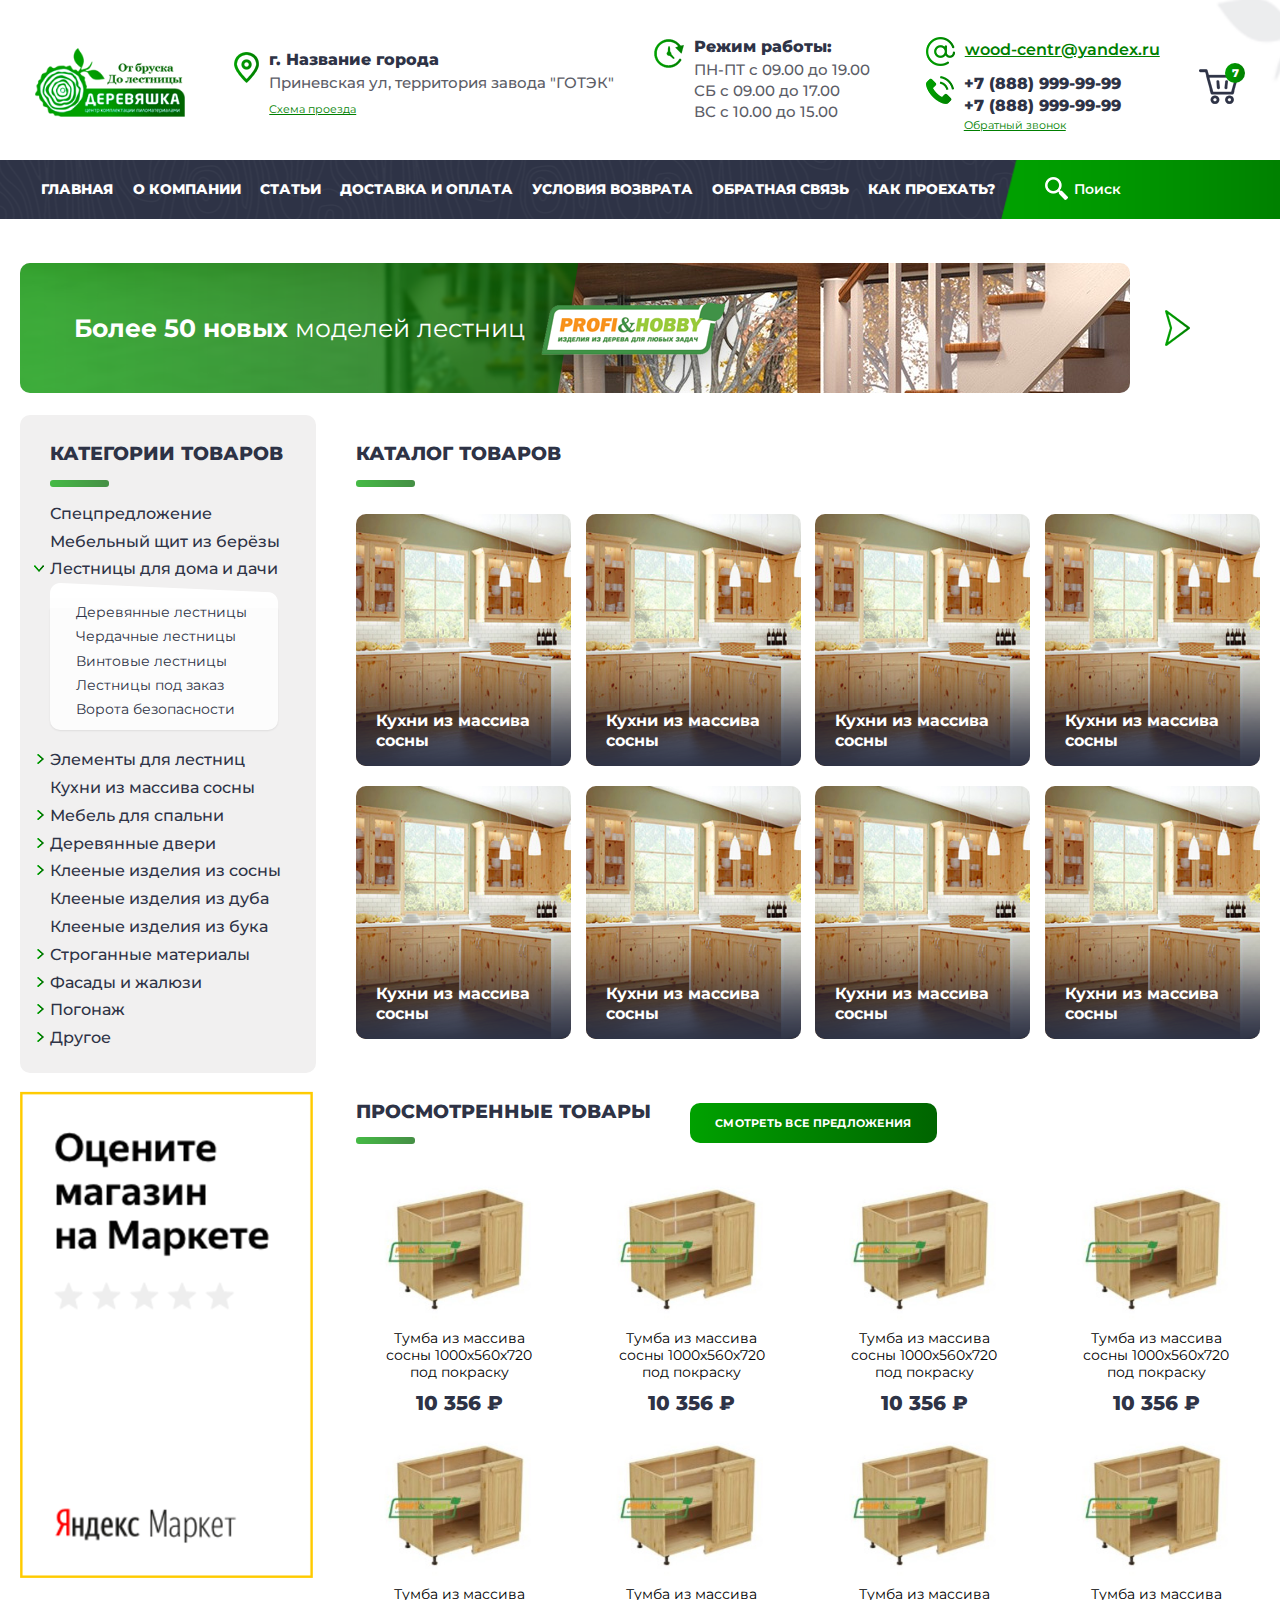
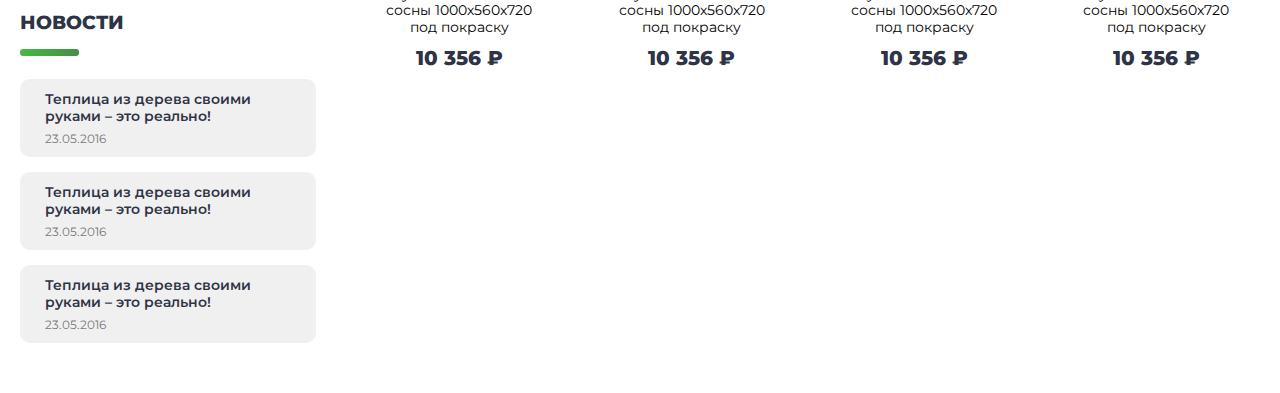
<file: index.html>
<!DOCTYPE html>
<html lang="ru">

<head>
    <meta charset="UTF-8">
    <meta http-equiv="X-UA-Compatible" content="IE=edge">
    <meta name="viewport" content="width=device-width, initial-scale=1.0, user-scalable=no">
    <title>Деревяшка</title>
    <link rel="preconnect" href="https://fonts.googleapis.com">
    <link rel="preconnect" href="https://fonts.gstatic.com" crossorigin>
    <link href="https://fonts.googleapis.com/css2?family=Montserrat:wght@400;500;600;700;800&display=swap"
        rel="stylesheet">
    <script src="https://ajax.googleapis.com/ajax/libs/jquery/3.6.0/jquery.min.js"></script>
    <link rel="stylesheet" href="css/reset.css">
    <link rel="stylesheet" href="css/style.css">
    <link rel="stylesheet" href="css/media.css">
</head>

<body>
    <section class="page-wrap">
        <header class="header">
            <div class="content">
                <div class="header__inner">
                    <a class="logo" href="#"><img src="images/logo.png" alt="Лого"></a>
                    <div class="header__adress">
                        <i class="icon icon-contact-1"></i>
                        <div class="header__adress-info">
                            <p class="header__adress-title">г. Название города</p>
                            <p class="header__adress-desc">Приневская ул, территория завода "ГОТЭК"</p>
                            <a href="#" class="header__adress-link">Схема проезда</a>
                        </div>
                    </div>
                    <div class="header__timing">
                        <i class="icon icon-contact-2"></i>
                        <div class="header__timing-info">
                            <p class="header__timing-title">Режим работы:</p>
                            <p class="header__timing-desc">
                                ПН-ПТ с 09.00 до 19.00 <br>
                                СБ с 09.00 до 17.00 <br>
                                ВС с 10.00 до 15.00</p>
                        </div>
                    </div>
                    <div class="header__contact">
                        <div class="header__email">
                            <i class="icon icon-contact-3"></i>
                            <a class="header__email-link" href="mailto:wood-centr@yandex.ru">wood-centr@yandex.ru</a>
                        </div>
                        <div class="header__phone">
                            <i class="icon icon-contact-4"></i>
                            <div class="header__phone-info">
                                <a class="header__phone-number" href="tel:+78889999999">+7 (888) 999-99-99</a>
                                <a class="header__phone-number" href="tel:+78889999999">+7 (888) 999-99-99</a>
                                <a href="#" class="header__phone-link">Обратный звонок</a>
                            </div>
                        </div>
                    </div>
                    <a class="basket-link" href="#">
                        <i class="icon icon-basket"></i>
                        <span class="basket-link__count">7</span>
                    </a>
                </div>
            </div>
            <!--content-->
        </header>



        <section class="nav-bar">
            <div class="content spacer">
                <ul class="nav spacer">
                    <li class="nav__item"><a href="#" class="nav__link">ГЛАВНАЯ</a></li>
                    <li class="nav__item"><a href="#" class="nav__link">О КОМПАНИИ</a></li>
                    <li class="nav__item"><a href="#" class="nav__link">СТАТЬИ</a></li>
                    <li class="nav__item"><a href="#" class="nav__link">ДОСТАВКА И ОПЛАТА</a></li>
                    <li class="nav__item"><a href="#" class="nav__link">УСЛОВИЯ ВОЗВРАТА</a></li>
                    <li class="nav__item"><a href="#" class="nav__link">ОБРАТНАЯ СВЯЗЬ</a></li>
                    <li class="nav__item"><a href="#" class="nav__link">КАК ПРОЕХАТЬ?</a></li>
                </ul>
                <div class="nav-bar__right">
                    <a href="#" class="search-link">
                        <i class="icon icon-search"></i>
                        <span>Поиск</span>
                    </a>
                </div>
                <!--nav-bar__right-->
            </div>
            <!--content-->
        </section>
        <!--nav-bar-->

        <div class="header__mobile">
            <div class="content">
                <div class="header__mobile-inner">
                    <div class="logo__mobile"><img src="images/logo.png" alt=""></div>
                    <button class="menu__burger">
                        <img class="menu__burger-icon" src="images/menu.svg" alt="icon">
                    </button>
                </div>
            </div>
            <div class="menu__window">
                <div class="menu__window-inner">
                    <button class="modal__close" href="#" type="button" id="close">
                        <img class="close__menu-btn" src="images/close-menu.svg" alt="">
                    </button>
                    <ul class="nav-mobile">
                        <li class="nav__item"><a href="#" class="nav__link">ГЛАВНАЯ</a></li>
                        <li class="nav__item"><a href="#" class="nav__link">О КОМПАНИИ</a></li>
                        <li class="nav__item"><a href="#" class="nav__link">СТАТЬИ</a></li>
                        <li class="nav__item"><a href="#" class="nav__link">ДОСТАВКА И ОПЛАТА</a></li>
                        <li class="nav__item"><a href="#" class="nav__link">УСЛОВИЯ ВОЗВРАТА</a></li>
                        <li class="nav__item"><a href="#" class="nav__link">ОБРАТНАЯ СВЯЗЬ</a></li>
                        <li class="nav__item"><a href="#" class="nav__link">КАК ПРОЕХАТЬ?</a></li>
                    </ul>
                    <div class="menu__window-contact">
                        <div class="header__adress">
                            <i class="icon icon-contact-1"></i>
                            <div class="header__adress-info">
                                <p class="header__adress-title">г. Название города</p>
                                <p class="header__adress-desc">Приневская ул, территория завода "ГОТЭК"</p>
                                <a href="#" class="header__adress-link">Схема проезда</a>
                            </div>
                        </div>
                        <div class="header__timing">
                            <i class="icon icon-contact-2"></i>
                            <div class="header__timing-info">
                                <p class="header__timing-title">Режим работы:</p>
                                <p class="header__timing-desc">
                                    ПН-ПТ с 09.00 до 19.00 <br>
                                    СБ с 09.00 до 17.00 <br>
                                    ВС с 10.00 до 15.00</p>
                            </div>
                        </div>
                        <div class="header__contact">
                            <div class="header__email">
                                <i class="icon icon-contact-3"></i>
                                <a class="header__email-link"
                                    href="mailto:wood-centr@yandex.ru">wood-centr@yandex.ru</a>
                            </div>
                            <div class="header__phone">
                                <i class="icon icon-contact-4"></i>
                                <div class="header__phone-info">
                                    <a class="header__phone-number" href="tel:+78889999999">+7 (888) 999-99-99</a>
                                    <a class="header__phone-number" href="tel:+78889999999">+7 (888) 999-99-99</a>
                                    <a href="#" class="header__phone-link">Обратный звонок</a>
                                </div>
                            </div>
                        </div>
                        <a class="basket-link" href="#">
                            <i class="icon icon-basket"></i>
                            <span class="basket-link__count">7</span>
                        </a>
                        <div class="nav-bar__right-mobile">
                            <a href="#" class="search-link">
                                <i class="icon icon-search"></i>
                                <span>Поиск</span>
                            </a>
                        </div>
                    </div>
                </div>

            </div>

        </div>

        <section class="page">
            <div class="content">
                <div class="banners__slider">
                    <div class="banners__slides">
                        <div class="banner va-middle" style="background-image: url('images/banners/banner-1.jpg');">
                            <p class="banner__title">
                                <strong>Более 50 новых</strong> моделей лестниц
                            </p>

                            <img class="banner__logo" src="images/banners/logo-1.png" alt="Лого">

                        </div>
                        <!--banner-->

                    </div>
                    <!--banners__slides-->

                    <span class="banners__next"></span>

                </div>
                <!--banners__slider-->

                <div class="page__wrap">
                    <div class="page__wrap-category">
                        <button class="category__burger">
                            <img class="category__burger-icon" src="images/menu.svg" alt="icon">
                        </button>
                        <div class="category__window">
                            <div class="a-nav">
                                <button class="category__close" href="#" type="button" id="close">
                                    <img class="close__menu-btn" src="images/close-menu.svg" alt="">
                                </button>
                                <h2>КАТЕГОРИИ ТОВАРОВ</h2>
                                <ul class="a-nav__list">
                                    <li class="a-nav__item">
                                        <a href="#" class="a-nav__link">Спецпредложение</a>
                                    </li>
                                    <li class="a-nav__item">
                                        <a href="#" class="a-nav__link">Мебельный щит из берёзы</a>
                                    </li>
                                    <li class="a-nav__item a-nav__item_sec open">
                                        <span class="a-nav__link">Лестницы для дома и дачи</span>
                                        <ul class="a-nav__sec">
                                            <li>
                                                <a href="#">Деревянные лестницы</a>
                                            </li>
                                            <li>
                                                <a href="#">Чердачные лестницы</a>
                                            </li>
                                            <li>
                                                <a href="#">Винтовые лестницы</a>
                                            </li>
                                            <li>
                                                <a href="#">Лестницы под заказ</a>
                                            </li>
                                            <li>
                                                <a href="#">Ворота безопасности</a>
                                            </li>
                                        </ul>
                                    </li>
                                    <li class="a-nav__item a-nav__item_sec">
                                        <span class="a-nav__link">Элементы для лестниц</span>
                                    </li>
                                    <li class="a-nav__item">
                                        <a href="#" class="a-nav__link">Кухни из массива сосны</a>
                                    </li>
                                    <li class="a-nav__item a-nav__item_sec">
                                        <span class="a-nav__link">Мебель для спальни</span>
                                    </li>
                                    <li class="a-nav__item a-nav__item_sec">
                                        <span class="a-nav__link">Деревянные двери</span>
                                    </li>
                                    <li class="a-nav__item a-nav__item_sec">
                                        <span class="a-nav__link">Клееные изделия из сосны</span>
                                    </li>
                                    <li class="a-nav__item">
                                        <a href="#" class="a-nav__link">Клееные изделия из дуба</a>
                                    </li>
                                    <li class="a-nav__item">
                                        <a href="#" class="a-nav__link">Клееные изделия из бука</a>
                                    </li>
                                    <li class="a-nav__item a-nav__item_sec">
                                        <span class="a-nav__link">Строганные материалы</span>
                                    </li>
                                    <li class="a-nav__item a-nav__item_sec">
                                        <span class="a-nav__link">Фасады и жалюзи</span>
                                    </li>
                                    <li class="a-nav__item a-nav__item_sec">
                                        <span class="a-nav__link">Погонаж</span>
                                    </li>
                                    <li class="a-nav__item a-nav__item_sec">
                                        <span class="a-nav__link">Другое</span>
                                    </li>
                                </ul>
                            </div>
                            <!--a-nav-->
                        </div>
                    </div>


                    <aside class="aside">
                        <div class="a-nav a-nav--dn">
                            <h2>КАТЕГОРИИ ТОВАРОВ</h2>
                            <ul class="a-nav__list">
                                <li class="a-nav__item">
                                    <a href="#" class="a-nav__link">Спецпредложение</a>
                                </li>
                                <li class="a-nav__item">
                                    <a href="#" class="a-nav__link">Мебельный щит из берёзы</a>
                                </li>
                                <li class="a-nav__item a-nav__item_sec open">
                                    <span class="a-nav__link">Лестницы для дома и дачи</span>
                                    <ul class="a-nav__sec">
                                        <li>
                                            <a href="#">Деревянные лестницы</a>
                                        </li>
                                        <li>
                                            <a href="#">Чердачные лестницы</a>
                                        </li>
                                        <li>
                                            <a href="#">Винтовые лестницы</a>
                                        </li>
                                        <li>
                                            <a href="#">Лестницы под заказ</a>
                                        </li>
                                        <li>
                                            <a href="#">Ворота безопасности</a>
                                        </li>
                                    </ul>
                                </li>
                                <li class="a-nav__item a-nav__item_sec">
                                    <span class="a-nav__link">Элементы для лестниц</span>
                                </li>
                                <li class="a-nav__item">
                                    <a href="#" class="a-nav__link">Кухни из массива сосны</a>
                                </li>
                                <li class="a-nav__item a-nav__item_sec">
                                    <span class="a-nav__link">Мебель для спальни</span>
                                </li>
                                <li class="a-nav__item a-nav__item_sec">
                                    <span class="a-nav__link">Деревянные двери</span>
                                </li>
                                <li class="a-nav__item a-nav__item_sec">
                                    <span class="a-nav__link">Клееные изделия из сосны</span>
                                </li>
                                <li class="a-nav__item">
                                    <a href="#" class="a-nav__link">Клееные изделия из дуба</a>
                                </li>
                                <li class="a-nav__item">
                                    <a href="#" class="a-nav__link">Клееные изделия из бука</a>
                                </li>
                                <li class="a-nav__item a-nav__item_sec">
                                    <span class="a-nav__link">Строганные материалы</span>
                                </li>
                                <li class="a-nav__item a-nav__item_sec">
                                    <span class="a-nav__link">Фасады и жалюзи</span>
                                </li>
                                <li class="a-nav__item a-nav__item_sec">
                                    <span class="a-nav__link">Погонаж</span>
                                </li>
                                <li class="a-nav__item a-nav__item_sec">
                                    <span class="a-nav__link">Другое</span>
                                </li>
                            </ul>
                        </div>
                        <!--a-nav-->

                        <div class="widget">
                            <img src="images/widget.png" alt="Виджет">
                        </div>
                        <!--widget-->

                        <div class="news">
                            <h2>
                                НОВОСТИ
                            </h2>
                            <div class="news__list">
                                <div class="news__item">
                                    <a href="#" class="news__title">
                                        Теплица из дерева своими руками – это реально!
                                    </a>
                                    <p class="news__date">23.05.2016</p>
                                </div>
                                <!--news__item-->
                                <div class="news__item">
                                    <a href="#" class="news__title">
                                        Теплица из дерева своими руками – это реально!
                                    </a>
                                    <p class="news__date">23.05.2016</p>
                                </div>
                                <!--news__item-->
                                <div class="news__item">
                                    <a href="#" class="news__title">
                                        Теплица из дерева своими руками – это реально!
                                    </a>
                                    <p class="news__date">23.05.2016</p>
                                </div>
                                <!--news__item-->



                            </div>
                            <!--news__list-->

                        </div>
                        <!--news-->

                    </aside>

                    <div class="page__content">
                        <div class="categories">
                            <h2>
                                КАТАЛОГ ТОВАРОВ
                            </h2>

                            <div class="categories__list flex-container">
                                <a href="#" class="category">
                                    <img class="photo-full-size" src="images/categories/category-1.jpg"
                                        alt="Кухни из массива сосны">
                                    <span class="category__bottom">
                                        <span class="category__title">Кухни из массива сосны</span>
                                    </span>
                                </a>

                                <a href="#" class="category">
                                    <img class="photo-full-size" src="images/categories/category-1.jpg"
                                        alt="Кухни из массива сосны">
                                    <span class="category__bottom">
                                        <span class="category__title">Кухни из массива сосны</span>
                                    </span>
                                </a>

                                <a href="#" class="category">
                                    <img class="photo-full-size" src="images/categories/category-1.jpg"
                                        alt="Кухни из массива сосны">
                                    <span class="category__bottom">
                                        <span class="category__title">Кухни из массива сосны</span>
                                    </span>
                                </a>

                                <a href="#" class="category">
                                    <img class="photo-full-size" src="images/categories/category-1.jpg"
                                        alt="Кухни из массива сосны">
                                    <span class="category__bottom">
                                        <span class="category__title">Кухни из массива сосны</span>
                                    </span>
                                </a>

                                <a href="#" class="category">
                                    <img class="photo-full-size" src="images/categories/category-1.jpg"
                                        alt="Кухни из массива сосны">
                                    <span class="category__bottom">
                                        <span class="category__title">Кухни из массива сосны</span>
                                    </span>
                                </a>

                                <a href="#" class="category">
                                    <img class="photo-full-size" src="images/categories/category-1.jpg"
                                        alt="Кухни из массива сосны">
                                    <span class="category__bottom">
                                        <span class="category__title">Кухни из массива сосны</span>
                                    </span>
                                </a>

                                <a href="#" class="category">
                                    <img class="photo-full-size" src="images/categories/category-1.jpg"
                                        alt="Кухни из массива сосны">
                                    <span class="category__bottom">
                                        <span class="category__title">Кухни из массива сосны</span>
                                    </span>
                                </a>

                                <a href="#" class="category">
                                    <img class="photo-full-size" src="images/categories/category-1.jpg"
                                        alt="Кухни из массива сосны">
                                    <span class="category__bottom">
                                        <span class="category__title">Кухни из массива сосны</span>
                                    </span>
                                </a>

                            </div>
                            <!--categories__list-->

                        </div>
                        <!--categories-->

                        <div class="catalog">
                            <div class="block-top">
                                <h2>
                                    Просмотренные товары
                                </h2>

                                <a href="#" class="green-btn catalog__link">Смотреть все предложения</a>

                            </div>
                            <!--block-top-->

                            <div class="cards flex-container">
                                <div class="card">
                                    <div class="card__body">
                                        <a href="#" class="card__photo">
                                            <img src="images/catalog/card-1.jpg"
                                                alt="Тумба из массива сосны 1000х560х720 под покраску">
                                        </a>

                                        <a href="#" class="card__title">
                                            Тумба из массива сосны 1000х560х720 под покраску
                                        </a>

                                        <p class="card__price">
                                            10 356 ₽
                                        </p>

                                    </div>
                                    <!--card__body-->

                                    <div class="card__hv">
                                        <div class="card__bottom">
                                            <button class="green-btn card__add">
                                                <i class="icon icon-add"></i>
                                                <span>Добавить в корзину</span>
                                            </button>
                                            <a href="#" class="card__link">Подробнее</a>

                                        </div>
                                        <!--card__bottom-->

                                    </div>
                                    <!--card__hv-->

                                </div>
                                <!--card-->

                                <div class="card">
                                    <div class="card__body">
                                        <a href="#" class="card__photo">
                                            <img src="images/catalog/card-1.jpg"
                                                alt="Тумба из массива сосны 1000х560х720 под покраску">
                                        </a>

                                        <a href="#" class="card__title">
                                            Тумба из массива сосны 1000х560х720 под покраску
                                        </a>

                                        <p class="card__price">
                                            10 356 ₽
                                        </p>

                                    </div>
                                    <!--card__body-->

                                    <div class="card__hv">
                                        <div class="card__bottom">
                                            <button class="green-btn card__add">
                                                <i class="icon icon-add"></i>
                                                <span>Добавить в корзину</span>
                                            </button>
                                            <a href="#" class="card__link">Подробнее</a>

                                        </div>
                                        <!--card__bottom-->

                                    </div>
                                    <!--card__hv-->

                                </div>
                                <!--card-->

                                <div class="card">
                                    <div class="card__body">
                                        <a href="#" class="card__photo">
                                            <img src="images/catalog/card-1.jpg"
                                                alt="Тумба из массива сосны 1000х560х720 под покраску">
                                        </a>

                                        <a href="#" class="card__title">
                                            Тумба из массива сосны 1000х560х720 под покраску
                                        </a>

                                        <p class="card__price">
                                            10 356 ₽
                                        </p>

                                    </div>
                                    <!--card__body-->

                                    <div class="card__hv">
                                        <div class="card__bottom">
                                            <button class="green-btn card__add">
                                                <i class="icon icon-add"></i>
                                                <span>Добавить в корзину</span>
                                            </button>
                                            <a href="#" class="card__link">Подробнее</a>

                                        </div>
                                        <!--card__bottom-->

                                    </div>
                                    <!--card__hv-->

                                </div>
                                <!--card-->

                                <div class="card">
                                    <div class="card__body">
                                        <a href="#" class="card__photo">
                                            <img src="images/catalog/card-1.jpg"
                                                alt="Тумба из массива сосны 1000х560х720 под покраску">
                                        </a>

                                        <a href="#" class="card__title">
                                            Тумба из массива сосны 1000х560х720 под покраску
                                        </a>

                                        <p class="card__price">
                                            10 356 ₽
                                        </p>

                                    </div>
                                    <!--card__body-->

                                    <div class="card__hv">
                                        <div class="card__bottom">
                                            <button class="green-btn card__add">
                                                <i class="icon icon-add"></i>
                                                <span>Добавить в корзину</span>
                                            </button>
                                            <a href="#" class="card__link">Подробнее</a>

                                        </div>
                                        <!--card__bottom-->

                                    </div>
                                    <!--card__hv-->

                                </div>
                                <!--card-->

                                <div class="card">
                                    <div class="card__body">
                                        <a href="#" class="card__photo">
                                            <img src="images/catalog/card-1.jpg"
                                                alt="Тумба из массива сосны 1000х560х720 под покраску">
                                        </a>

                                        <a href="#" class="card__title">
                                            Тумба из массива сосны 1000х560х720 под покраску
                                        </a>

                                        <p class="card__price">
                                            10 356 ₽
                                        </p>

                                    </div>
                                    <!--card__body-->

                                    <div class="card__hv">
                                        <div class="card__bottom">
                                            <button class="green-btn card__add">
                                                <i class="icon icon-add"></i>
                                                <span>Добавить в корзину</span>
                                            </button>
                                            <a href="#" class="card__link">Подробнее</a>

                                        </div>
                                        <!--card__bottom-->

                                    </div>
                                    <!--card__hv-->

                                </div>
                                <!--card-->

                                <div class="card">
                                    <div class="card__body">
                                        <a href="#" class="card__photo">
                                            <img src="images/catalog/card-1.jpg"
                                                alt="Тумба из массива сосны 1000х560х720 под покраску">
                                        </a>

                                        <a href="#" class="card__title">
                                            Тумба из массива сосны 1000х560х720 под покраску
                                        </a>

                                        <p class="card__price">
                                            10 356 ₽
                                        </p>

                                    </div>
                                    <!--card__body-->

                                    <div class="card__hv">
                                        <div class="card__bottom">
                                            <button class="green-btn card__add">
                                                <i class="icon icon-add"></i>
                                                <span>Добавить в корзину</span>
                                            </button>
                                            <a href="#" class="card__link">Подробнее</a>

                                        </div>
                                        <!--card__bottom-->

                                    </div>
                                    <!--card__hv-->

                                </div>
                                <!--card-->

                                <div class="card">
                                    <div class="card__body">
                                        <a href="#" class="card__photo">
                                            <img src="images/catalog/card-1.jpg"
                                                alt="Тумба из массива сосны 1000х560х720 под покраску">
                                        </a>

                                        <a href="#" class="card__title">
                                            Тумба из массива сосны 1000х560х720 под покраску
                                        </a>

                                        <p class="card__price">
                                            10 356 ₽
                                        </p>

                                    </div>
                                    <!--card__body-->

                                    <div class="card__hv">
                                        <div class="card__bottom">
                                            <button class="green-btn card__add">
                                                <i class="icon icon-add"></i>
                                                <span>Добавить в корзину</span>
                                            </button>
                                            <a href="#" class="card__link">Подробнее</a>

                                        </div>
                                        <!--card__bottom-->

                                    </div>
                                    <!--card__hv-->

                                </div>
                                <!--card-->

                                <div class="card">
                                    <div class="card__body">
                                        <a href="#" class="card__photo">
                                            <img src="images/catalog/card-1.jpg"
                                                alt="Тумба из массива сосны 1000х560х720 под покраску">
                                        </a>

                                        <a href="#" class="card__title">
                                            Тумба из массива сосны 1000х560х720 под покраску
                                        </a>

                                        <p class="card__price">
                                            10 356 ₽
                                        </p>

                                    </div>
                                    <!--card__body-->

                                    <div class="card__hv">
                                        <div class="card__bottom">
                                            <button class="green-btn card__add">
                                                <i class="icon icon-add"></i>
                                                <span>Добавить в корзину</span>
                                            </button>
                                            <a href="#" class="card__link">Подробнее</a>

                                        </div>
                                        <!--card__bottom-->

                                    </div>
                                    <!--card__hv-->

                                </div>
                                <!--card-->

                            </div>
                            <!--cards-->

                        </div>
                        <!--catalog-->

                    </div>
                    <!--page__content-->

                </div>
                <!--page__wrap-->

            </div>
            <!--content-->

        </section>
        <!--page-->

    </section>
    <!--page-wrap-->

    <script src="js/script.js"></script>
</body>

</html>
</file>
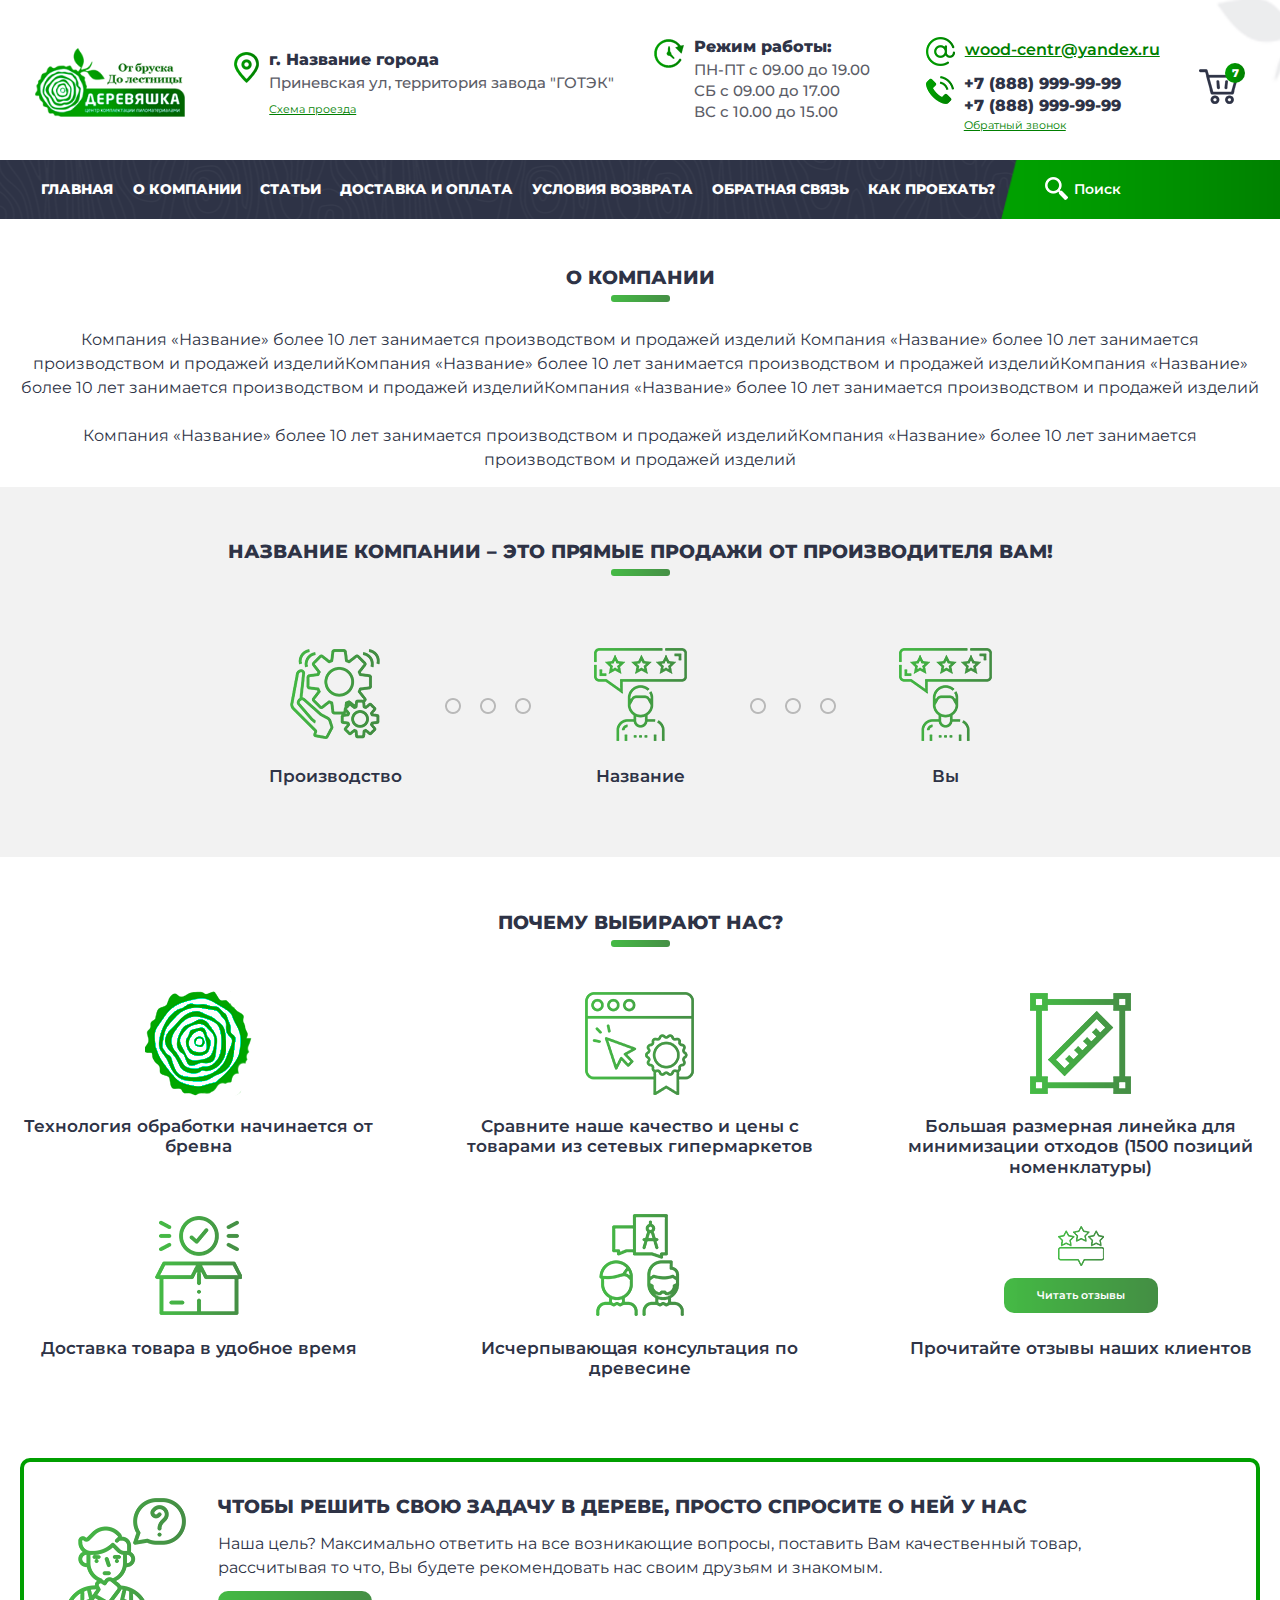
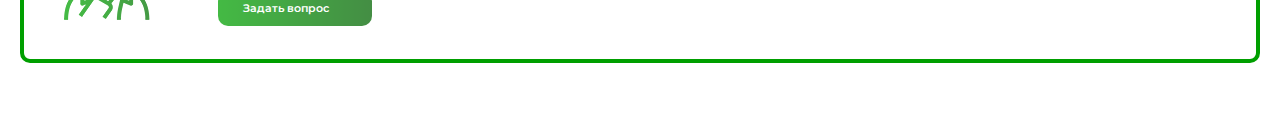
<file: about.html>
<!DOCTYPE html>
<html lang="ru">
<head>
    <meta charset="UTF-8">
    <meta http-equiv="X-UA-Compatible" content="IE=edge">
    <meta name="viewport" content="width=device-width, initial-scale=1.0, user-scalable=no">
    <title>Деревяшка</title>
    <link rel="preconnect" href="https://fonts.googleapis.com">
    <link rel="preconnect" href="https://fonts.gstatic.com" crossorigin>
    <link href="https://fonts.googleapis.com/css2?family=Montserrat:wght@400;500;600;700;800&display=swap" rel="stylesheet">
    <script src="https://ajax.googleapis.com/ajax/libs/jquery/3.6.0/jquery.min.js"></script>
    <link rel="stylesheet" href="css/reset.css">
    <link rel="stylesheet" href="css/style.css">
    <link rel="stylesheet" href="css/media.css">
</head>
<body>
<section class="page-wrap">
    <header class="header">
        <div class="content">
            <div class="header__inner">
                <a class="logo" href="#"><img src="images/logo.png" alt="Лого"></a>
                <div class="header__adress">
                    <i class="icon icon-contact-1"></i>
                    <div class="header__adress-info">
                        <p class="header__adress-title">г. Название города</p>
                        <p class="header__adress-desc">Приневская ул, территория завода "ГОТЭК"</p>
                        <a href="#" class="header__adress-link">Схема проезда</a>
                    </div>
                </div>
                <div class="header__timing">
                    <i class="icon icon-contact-2"></i>
                    <div class="header__timing-info">
                        <p class="header__timing-title">Режим работы:</p>
                        <p class="header__timing-desc">
                            ПН-ПТ с 09.00 до 19.00 <br>
                            СБ с 09.00 до 17.00 <br>
                            ВС с 10.00 до 15.00</p>
                    </div>
                </div>
                <div class="header__contact">
                    <div class="header__email">
                        <i class="icon icon-contact-3"></i>
                        <a class="header__email-link" href="mailto:wood-centr@yandex.ru">wood-centr@yandex.ru</a>
                    </div>
                    <div class="header__phone">
                        <i class="icon icon-contact-4"></i>
                        <div class="header__phone-info">
                            <a class="header__phone-number" href="tel:+78889999999">+7 (888) 999-99-99</a>
                            <a class="header__phone-number" href="tel:+78889999999">+7 (888) 999-99-99</a>
                            <a href="#" class="header__phone-link">Обратный звонок</a>
                        </div>
                    </div>
                </div>
                <a class="basket-link" href="#">
                    <i class="icon icon-basket"></i>
                    <span class="basket-link__count">7</span>
                </a>
            </div>
        </div>
        <!--content-->
    </header>
    
    
    
    <section class="nav-bar">
        <div class="content spacer">
            <ul class="nav spacer">
                <li class="nav__item"><a href="#" class="nav__link">ГЛАВНАЯ</a></li>
                <li class="nav__item"><a href="#" class="nav__link">О КОМПАНИИ</a></li>
                <li class="nav__item"><a href="#" class="nav__link">СТАТЬИ</a></li>
                <li class="nav__item"><a href="#" class="nav__link">ДОСТАВКА И ОПЛАТА</a></li>
                <li class="nav__item"><a href="#" class="nav__link">УСЛОВИЯ ВОЗВРАТА</a></li>
                <li class="nav__item"><a href="#" class="nav__link">ОБРАТНАЯ СВЯЗЬ</a></li>
                <li class="nav__item"><a href="#" class="nav__link">КАК ПРОЕХАТЬ?</a></li>
            </ul>
            <div class="nav-bar__right">
                <a href="#" class="search-link">
                    <i class="icon icon-search"></i>
                    <span>Поиск</span>
                </a>
            </div>
            <!--nav-bar__right-->
        </div>
        <!--content-->
    </section>
    <!--nav-bar-->
    
    <div class="header__mobile">
        <div class="content">
            <div class="header__mobile-inner">
                <div class="logo__mobile"><img src="images/logo.png" alt=""></div>
                <button class="menu__burger">
                    <img class="menu__burger-icon" src="images/menu.svg" alt="icon">
                </button>
            </div>
        </div>
        <div class="menu__window">
            <div class="menu__window-inner">
                <button class="modal__close" href="#" type="button" id="close">
                    <img class="close__menu-btn" src="images/close-menu.svg" alt="">
                </button>
                <ul class="nav-mobile">
                    <li class="nav__item"><a href="#" class="nav__link">ГЛАВНАЯ</a></li>
                    <li class="nav__item"><a href="#" class="nav__link">О КОМПАНИИ</a></li>
                    <li class="nav__item"><a href="#" class="nav__link">СТАТЬИ</a></li>
                    <li class="nav__item"><a href="#" class="nav__link">ДОСТАВКА И ОПЛАТА</a></li>
                    <li class="nav__item"><a href="#" class="nav__link">УСЛОВИЯ ВОЗВРАТА</a></li>
                    <li class="nav__item"><a href="#" class="nav__link">ОБРАТНАЯ СВЯЗЬ</a></li>
                    <li class="nav__item"><a href="#" class="nav__link">КАК ПРОЕХАТЬ?</a></li>
                </ul>
                <div class="menu__window-contact">
                    <div class="header__adress">
                        <i class="icon icon-contact-1"></i>
                        <div class="header__adress-info">
                            <p class="header__adress-title">г. Название города</p>
                            <p class="header__adress-desc">Приневская ул, территория завода "ГОТЭК"</p>
                            <a href="#" class="header__adress-link">Схема проезда</a>
                        </div>
                    </div>
                    <div class="header__timing">
                        <i class="icon icon-contact-2"></i>
                        <div class="header__timing-info">
                            <p class="header__timing-title">Режим работы:</p>
                            <p class="header__timing-desc">
                                ПН-ПТ с 09.00 до 19.00 <br>
                                СБ с 09.00 до 17.00 <br>
                                ВС с 10.00 до 15.00</p>
                        </div>
                    </div>
                    <div class="header__contact">
                        <div class="header__email">
                            <i class="icon icon-contact-3"></i>
                            <a class="header__email-link" href="mailto:wood-centr@yandex.ru">wood-centr@yandex.ru</a>
                        </div>
                        <div class="header__phone">
                            <i class="icon icon-contact-4"></i>
                            <div class="header__phone-info">
                                <a class="header__phone-number" href="tel:+78889999999">+7 (888) 999-99-99</a>
                                <a class="header__phone-number" href="tel:+78889999999">+7 (888) 999-99-99</a>
                                <a href="#" class="header__phone-link">Обратный звонок</a>
                            </div>
                        </div>
                    </div>
                    <a class="basket-link" href="#">
                        <i class="icon icon-basket"></i>
                        <span class="basket-link__count">7</span>
                    </a>
                    <div class="nav-bar__right-mobile">
                        <a href="#" class="search-link">
                            <i class="icon icon-search"></i>
                            <span>Поиск</span>
                        </a>
                    </div>
                </div>
            </div>
    
        </div>
    
    </div>

    <section class="page about">
        <div class="content content_small">
            <h1 class="title-center">
                о компании
            </h1>

            <p>
                Компания «Название» более 10 лет занимается производством
                и продажей изделий Компания «Название» более 10 лет
                занимается производством и продажей изделийКомпания
                «Название» более 10 лет занимается производством и
                продажей изделийКомпания «Название» более 10 лет
                занимается производством и продажей изделийКомпания
                «Название» более 10 лет занимается производством и
                продажей изделий
            </p>

            <p>
                Компания «Название» более 10 лет занимается производством
                и продажей изделийКомпания «Название» более 10 лет
                занимается производством и продажей изделий
            </p>

        </div><!--content-->

    </section><!--page-->

    <section class="steps">
        <div class="content content_small">
            <h2 class="title-center">
                Название компании – это прямые продажи от производителя Вам!
            </h2>

            <div class="steps__list">
                <div class="step">
                    <span class="step__icon">
                        <i class="icon icon-step-1 pos-center"></i>
                    </span>

                    <p class="step__title">
                        Производство
                    </p>

                </div><!--step-->

                <i class="icon icon-steps-colon"></i>

                <div class="step">
                    <span class="step__icon">
                        <i class="icon icon-step-2 pos-center"></i>
                    </span>

                    <p class="step__title">
                        Название
                    </p>

                </div><!--step-->

                <i class="icon icon-steps-colon"></i>

                <div class="step">
                    <span class="step__icon">
                        <i class="icon icon-step-3 pos-center"></i>
                    </span>

                    <p class="step__title">
                        Вы
                    </p>

                </div><!--step-->

            </div><!--steps__list-->

        </div><!--content-->

    </section><!--steps-->

    <section class="advantages">
        <div class="content content_small">
            <h2 class="title-center">
                Почему выбирают нас?
            </h2>

            <div class="advantages__list spacer_top">
                <div class="advantage">
                    <span class="advantage__icon">
                        <i class="icon icon-advantage-1 pos-center"></i>
                    </span>

                    <p class="advantage__title">
                        Технология обработки начинается от бревна
                    </p>

                </div><!--advantage-->

                <div class="advantage">
                    <span class="advantage__icon">
                        <i class="icon icon-advantage-2 pos-center"></i>
                    </span>

                    <p class="advantage__title">
                        Сравните наше качество и цены с товарами
                        из сетевых гипермаркетов
                    </p>

                </div><!--advantage-->

                <div class="advantage">
                    <span class="advantage__icon">
                        <i class="icon icon-advantage-3 pos-center"></i>
                    </span>

                    <p class="advantage__title">
                        Большая размерная линейка для минимизации
                        отходов (1500 позиций номенклатуры)
                    </p>

                </div><!--advantage-->

                <div class="advantage">
                    <span class="advantage__icon">
                        <i class="icon icon-advantage-4 pos-center"></i>
                    </span>

                    <p class="advantage__title">
                        Доставка товара в удобное время
                    </p>

                </div><!--advantage-->

                <div class="advantage">
                    <span class="advantage__icon">
                        <i class="icon icon-advantage-5 pos-center"></i>
                    </span>

                    <p class="advantage__title">
                        Исчерпывающая консультация по древесине
                    </p>

                </div><!--advantage-->

                <div class="advantage">
                    <span class="advantage__reviews">
                        <i class="icon icon-advantage-6"></i>
                        <a href="#" class="green-btn advantage__reviews-link">Читать отзывы</a>
                    </span>

                    <p class="advantage__title">
                        Прочитайте отзывы наших клиентов
                    </p>

                </div><!--advantage-->

            </div><!--advantages__list-->

            <div class="info">
                <i class="icon icon-info"></i>
                <p class="info__title">
                    Чтобы решить свою задачу в дереве, просто спросите о ней у нас
                </p>

                <p class="info__desc">
                    Наша цель? Максимально ответить на все возникающие
                    вопросы, поставить Вам качественный товар, рассчитывая
                    то что, Вы будете рекомендовать нас своим друзьям и знакомым.
                </p>

                <a href="#" class="green-btn info__link">Задать вопрос</a>

            </div><!--info-->

        </div><!--content-->

    </section><!--advantages-->

</section><!--page-wrap-->
<script src="js/script.js"></script>
</body>
</html>
</file>
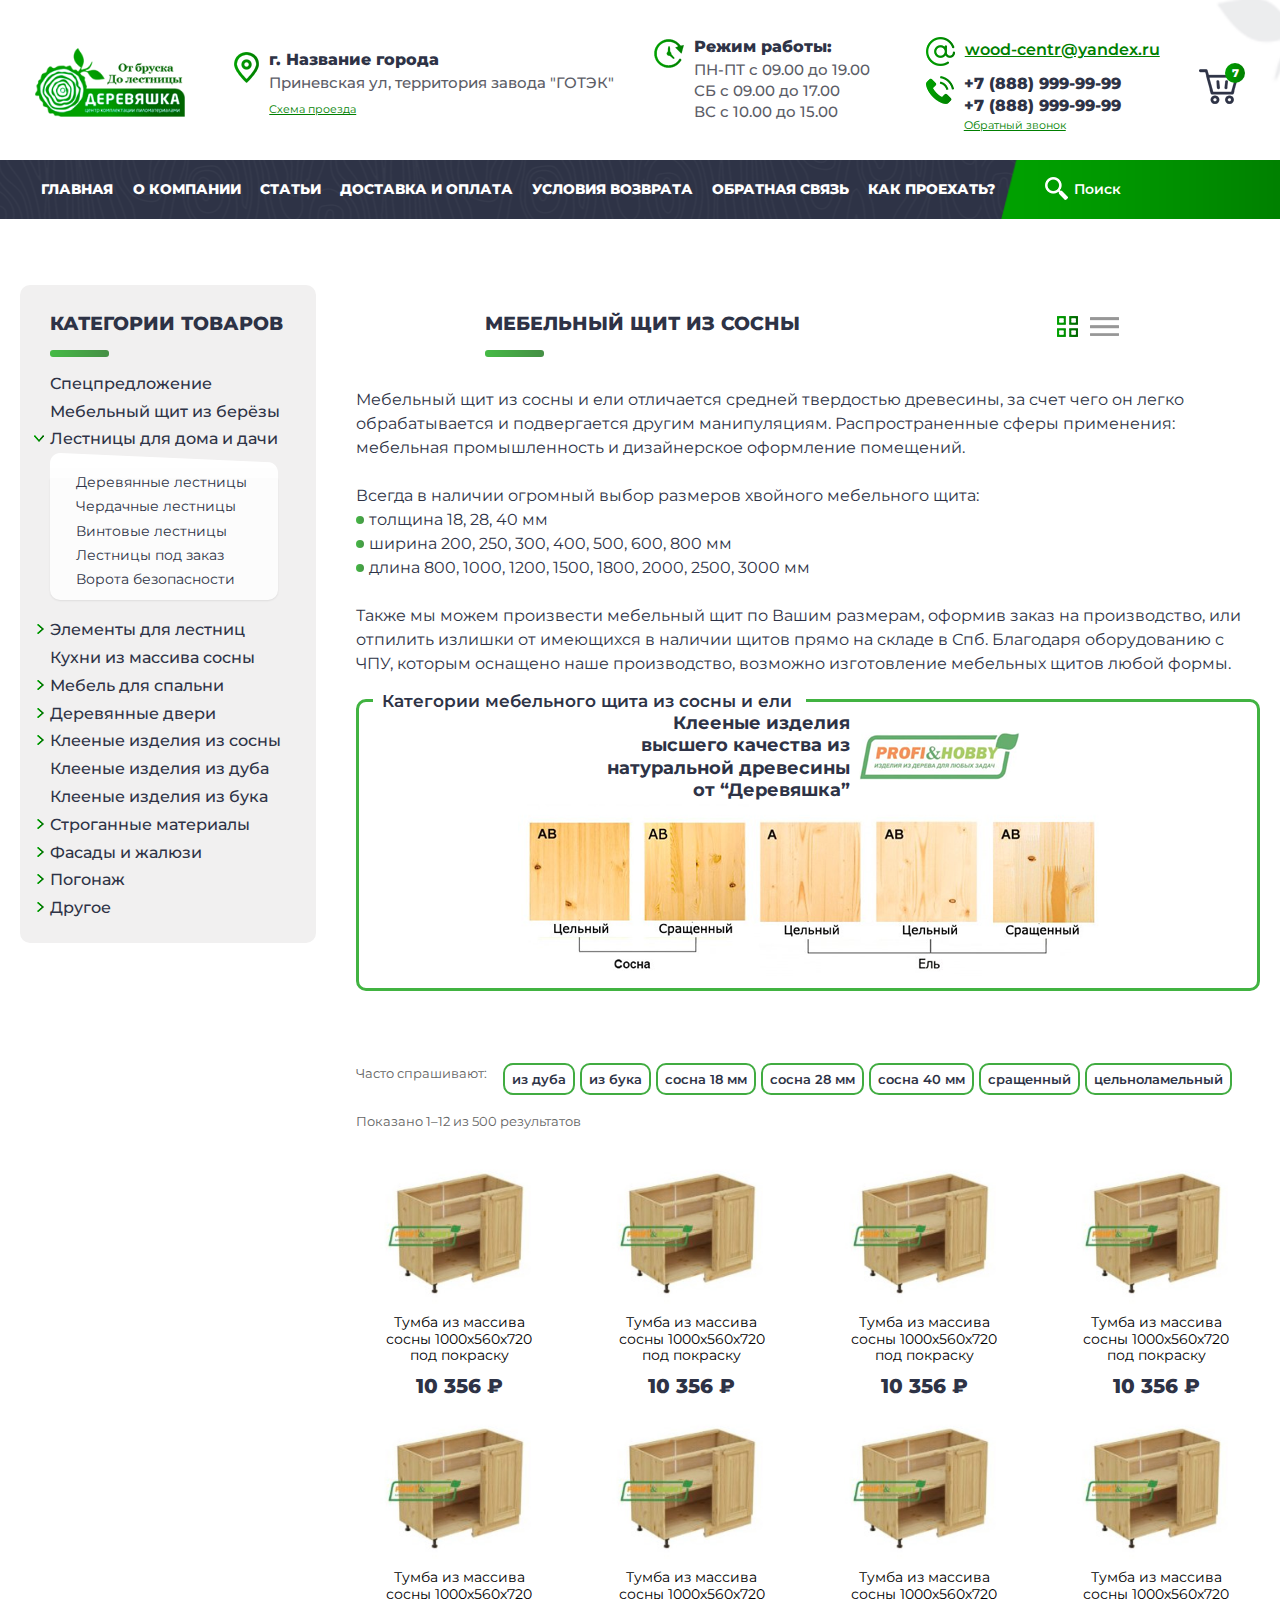
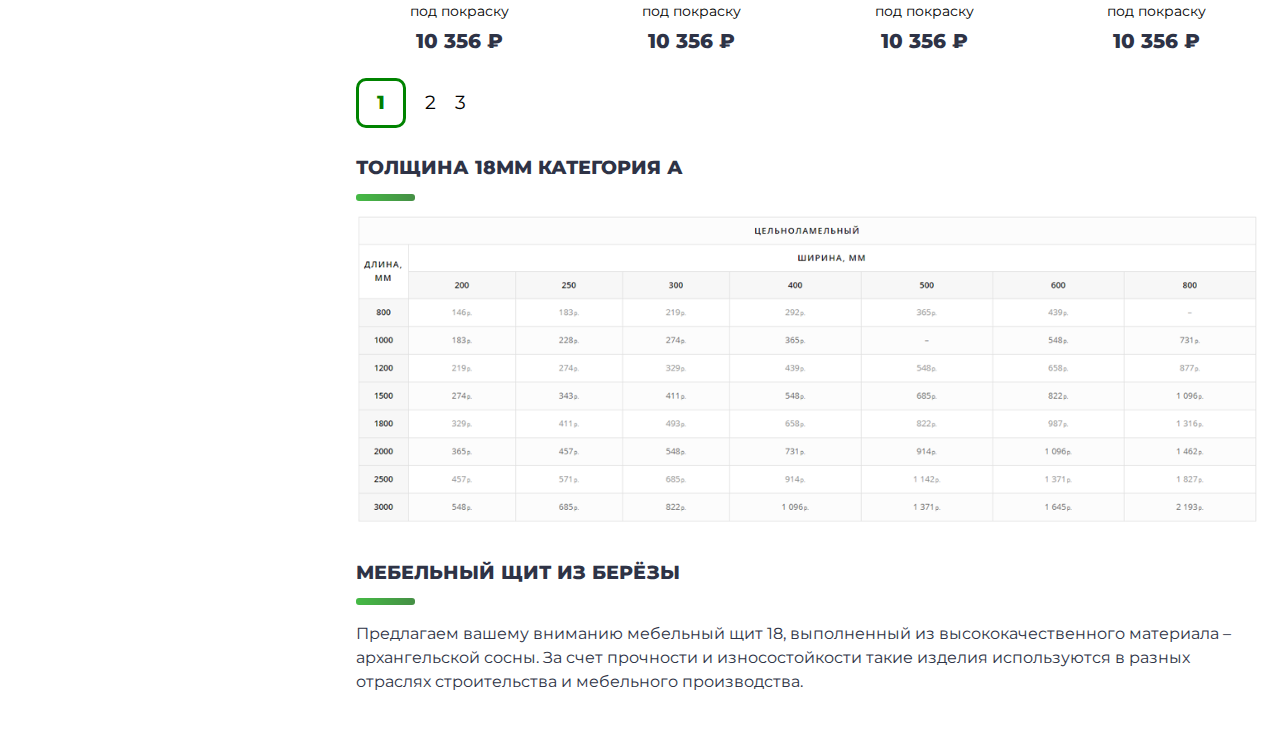
<file: catalog.html>
<!DOCTYPE html>
<html lang="ru">

<head>
    <meta charset="UTF-8">
    <meta http-equiv="X-UA-Compatible" content="IE=edge">
    <meta name="viewport" content="width=device-width, initial-scale=1.0, user-scalable=no">
    <title>Деревяшка</title>
    <link rel="preconnect" href="https://fonts.googleapis.com">
    <link rel="preconnect" href="https://fonts.gstatic.com" crossorigin>
    <link href="https://fonts.googleapis.com/css2?family=Montserrat:wght@400;500;600;700;800&display=swap"
        rel="stylesheet">
    <script src="https://ajax.googleapis.com/ajax/libs/jquery/3.6.0/jquery.min.js"></script>
    <link rel="stylesheet" href="css/reset.css">
    <link rel="stylesheet" href="css/style.css">
    <link rel="stylesheet" href="css/media.css">
</head>

<body>
    <section class="page-wrap">
        <header class="header">
            <div class="content">
                <div class="header__inner">
                    <a class="logo" href="#"><img src="images/logo.png" alt="Лого"></a>
                    <div class="header__adress">
                        <i class="icon icon-contact-1"></i>
                        <div class="header__adress-info">
                            <p class="header__adress-title">г. Название города</p>
                            <p class="header__adress-desc">Приневская ул, территория завода "ГОТЭК"</p>
                            <a href="#" class="header__adress-link">Схема проезда</a>
                        </div>
                    </div>
                    <div class="header__timing">
                        <i class="icon icon-contact-2"></i>
                        <div class="header__timing-info">
                            <p class="header__timing-title">Режим работы:</p>
                            <p class="header__timing-desc">
                                ПН-ПТ с 09.00 до 19.00 <br>
                                СБ с 09.00 до 17.00 <br>
                                ВС с 10.00 до 15.00</p>
                        </div>
                    </div>
                    <div class="header__contact">
                        <div class="header__email">
                            <i class="icon icon-contact-3"></i>
                            <a class="header__email-link" href="mailto:wood-centr@yandex.ru">wood-centr@yandex.ru</a>
                        </div>
                        <div class="header__phone">
                            <i class="icon icon-contact-4"></i>
                            <div class="header__phone-info">
                                <a class="header__phone-number" href="tel:+78889999999">+7 (888) 999-99-99</a>
                                <a class="header__phone-number" href="tel:+78889999999">+7 (888) 999-99-99</a>
                                <a href="#" class="header__phone-link">Обратный звонок</a>
                            </div>
                        </div>
                    </div>
                    <a class="basket-link" href="#">
                        <i class="icon icon-basket"></i>
                        <span class="basket-link__count">7</span>
                    </a>
                </div>
            </div>
            <!--content-->
        </header>



        <section class="nav-bar">
            <div class="content spacer">
                <ul class="nav spacer">
                    <li class="nav__item"><a href="#" class="nav__link">ГЛАВНАЯ</a></li>
                    <li class="nav__item"><a href="#" class="nav__link">О КОМПАНИИ</a></li>
                    <li class="nav__item"><a href="#" class="nav__link">СТАТЬИ</a></li>
                    <li class="nav__item"><a href="#" class="nav__link">ДОСТАВКА И ОПЛАТА</a></li>
                    <li class="nav__item"><a href="#" class="nav__link">УСЛОВИЯ ВОЗВРАТА</a></li>
                    <li class="nav__item"><a href="#" class="nav__link">ОБРАТНАЯ СВЯЗЬ</a></li>
                    <li class="nav__item"><a href="#" class="nav__link">КАК ПРОЕХАТЬ?</a></li>
                </ul>
                <div class="nav-bar__right">
                    <a href="#" class="search-link">
                        <i class="icon icon-search"></i>
                        <span>Поиск</span>
                    </a>
                </div>
                <!--nav-bar__right-->
            </div>
            <!--content-->
        </section>
        <!--nav-bar-->

        <div class="header__mobile">
            <div class="content">
                <div class="header__mobile-inner">
                    <div class="logo__mobile"><img src="images/logo.png" alt=""></div>
                    <button class="menu__burger">
                        <img class="menu__burger-icon" src="images/menu.svg" alt="icon">
                    </button>
                </div>
            </div>
            <div class="menu__window">
                <div class="menu__window-inner">
                    <button class="modal__close" href="#" type="button" id="close">
                        <img class="close__menu-btn" src="images/close-menu.svg" alt="">
                    </button>
                    <ul class="nav-mobile">
                        <li class="nav__item"><a href="#" class="nav__link">ГЛАВНАЯ</a></li>
                        <li class="nav__item"><a href="#" class="nav__link">О КОМПАНИИ</a></li>
                        <li class="nav__item"><a href="#" class="nav__link">СТАТЬИ</a></li>
                        <li class="nav__item"><a href="#" class="nav__link">ДОСТАВКА И ОПЛАТА</a></li>
                        <li class="nav__item"><a href="#" class="nav__link">УСЛОВИЯ ВОЗВРАТА</a></li>
                        <li class="nav__item"><a href="#" class="nav__link">ОБРАТНАЯ СВЯЗЬ</a></li>
                        <li class="nav__item"><a href="#" class="nav__link">КАК ПРОЕХАТЬ?</a></li>
                    </ul>
                    <div class="menu__window-contact">
                        <div class="header__adress">
                            <i class="icon icon-contact-1"></i>
                            <div class="header__adress-info">
                                <p class="header__adress-title">г. Название города</p>
                                <p class="header__adress-desc">Приневская ул, территория завода "ГОТЭК"</p>
                                <a href="#" class="header__adress-link">Схема проезда</a>
                            </div>
                        </div>
                        <div class="header__timing">
                            <i class="icon icon-contact-2"></i>
                            <div class="header__timing-info">
                                <p class="header__timing-title">Режим работы:</p>
                                <p class="header__timing-desc">
                                    ПН-ПТ с 09.00 до 19.00 <br>
                                    СБ с 09.00 до 17.00 <br>
                                    ВС с 10.00 до 15.00</p>
                            </div>
                        </div>
                        <div class="header__contact">
                            <div class="header__email">
                                <i class="icon icon-contact-3"></i>
                                <a class="header__email-link"
                                    href="mailto:wood-centr@yandex.ru">wood-centr@yandex.ru</a>
                            </div>
                            <div class="header__phone">
                                <i class="icon icon-contact-4"></i>
                                <div class="header__phone-info">
                                    <a class="header__phone-number" href="tel:+78889999999">+7 (888) 999-99-99</a>
                                    <a class="header__phone-number" href="tel:+78889999999">+7 (888) 999-99-99</a>
                                    <a href="#" class="header__phone-link">Обратный звонок</a>
                                </div>
                            </div>
                        </div>
                        <a class="basket-link" href="#">
                            <i class="icon icon-basket"></i>
                            <span class="basket-link__count">7</span>
                        </a>
                        <div class="nav-bar__right-mobile">
                            <a href="#" class="search-link">
                                <i class="icon icon-search"></i>
                                <span>Поиск</span>
                            </a>
                        </div>
                    </div>
                </div>

            </div>

        </div>

        <section class="page">
            <div class="content">
                <div class="page__wrap-category">
                    <button class="category__burger">
                        <img class="category__burger-icon" src="images/menu.svg" alt="icon">
                    </button>
                    <div class="category__window">
                        <div class="a-nav">
                            <button class="category__close" href="#" type="button" id="close">
                                <img class="close__menu-btn" src="images/close-menu.svg" alt="">
                            </button>
                            <h2>КАТЕГОРИИ ТОВАРОВ</h2>
                            <ul class="a-nav__list">
                                <li class="a-nav__item">
                                    <a href="#" class="a-nav__link">Спецпредложение</a>
                                </li>
                                <li class="a-nav__item">
                                    <a href="#" class="a-nav__link">Мебельный щит из берёзы</a>
                                </li>
                                <li class="a-nav__item a-nav__item_sec open">
                                    <span class="a-nav__link">Лестницы для дома и дачи</span>
                                    <ul class="a-nav__sec">
                                        <li>
                                            <a href="#">Деревянные лестницы</a>
                                        </li>
                                        <li>
                                            <a href="#">Чердачные лестницы</a>
                                        </li>
                                        <li>
                                            <a href="#">Винтовые лестницы</a>
                                        </li>
                                        <li>
                                            <a href="#">Лестницы под заказ</a>
                                        </li>
                                        <li>
                                            <a href="#">Ворота безопасности</a>
                                        </li>
                                    </ul>
                                </li>
                                <li class="a-nav__item a-nav__item_sec">
                                    <span class="a-nav__link">Элементы для лестниц</span>
                                </li>
                                <li class="a-nav__item">
                                    <a href="#" class="a-nav__link">Кухни из массива сосны</a>
                                </li>
                                <li class="a-nav__item a-nav__item_sec">
                                    <span class="a-nav__link">Мебель для спальни</span>
                                </li>
                                <li class="a-nav__item a-nav__item_sec">
                                    <span class="a-nav__link">Деревянные двери</span>
                                </li>
                                <li class="a-nav__item a-nav__item_sec">
                                    <span class="a-nav__link">Клееные изделия из сосны</span>
                                </li>
                                <li class="a-nav__item">
                                    <a href="#" class="a-nav__link">Клееные изделия из дуба</a>
                                </li>
                                <li class="a-nav__item">
                                    <a href="#" class="a-nav__link">Клееные изделия из бука</a>
                                </li>
                                <li class="a-nav__item a-nav__item_sec">
                                    <span class="a-nav__link">Строганные материалы</span>
                                </li>
                                <li class="a-nav__item a-nav__item_sec">
                                    <span class="a-nav__link">Фасады и жалюзи</span>
                                </li>
                                <li class="a-nav__item a-nav__item_sec">
                                    <span class="a-nav__link">Погонаж</span>
                                </li>
                                <li class="a-nav__item a-nav__item_sec">
                                    <span class="a-nav__link">Другое</span>
                                </li>
                            </ul>
                        </div>
                        <!--a-nav-->
                    </div>
                </div>
                <div class="page__wrap spacer_top">
                    <aside class="aside">
                        <div class="a-nav a-nav--dn">
                            <h2>КАТЕГОРИИ ТОВАРОВ</h2>

                            <ul class="a-nav__list">
                                <li class="a-nav__item">
                                    <a href="#" class="a-nav__link">Спецпредложение</a>
                                </li>

                                <li class="a-nav__item">
                                    <a href="#" class="a-nav__link">Мебельный щит из берёзы</a>
                                </li>

                                <li class="a-nav__item a-nav__item_sec open">
                                    <span class="a-nav__link">Лестницы для дома и дачи</span>
                                    <ul class="a-nav__sec">
                                        <li>
                                            <a href="#">Деревянные лестницы</a>
                                        </li>

                                        <li>
                                            <a href="#">Чердачные лестницы</a>
                                        </li>

                                        <li>
                                            <a href="#">Винтовые лестницы</a>
                                        </li>

                                        <li>
                                            <a href="#">Лестницы под заказ</a>
                                        </li>

                                        <li>
                                            <a href="#">Ворота безопасности</a>
                                        </li>

                                    </ul>

                                </li>

                                <li class="a-nav__item a-nav__item_sec">
                                    <span class="a-nav__link">Элементы для лестниц</span>
                                </li>

                                <li class="a-nav__item">
                                    <a href="#" class="a-nav__link">Кухни из массива сосны</a>
                                </li>

                                <li class="a-nav__item a-nav__item_sec">
                                    <span class="a-nav__link">Мебель для спальни</span>
                                </li>

                                <li class="a-nav__item a-nav__item_sec">
                                    <span class="a-nav__link">Деревянные двери</span>
                                </li>

                                <li class="a-nav__item a-nav__item_sec">
                                    <span class="a-nav__link">Клееные изделия из сосны</span>
                                </li>

                                <li class="a-nav__item">
                                    <a href="#" class="a-nav__link">Клееные изделия из дуба</a>
                                </li>

                                <li class="a-nav__item">
                                    <a href="#" class="a-nav__link">Клееные изделия из бука</a>
                                </li>

                                <li class="a-nav__item a-nav__item_sec">
                                    <span class="a-nav__link">Строганные материалы</span>
                                </li>

                                <li class="a-nav__item a-nav__item_sec">
                                    <span class="a-nav__link">Фасады и жалюзи</span>
                                </li>

                                <li class="a-nav__item a-nav__item_sec">
                                    <span class="a-nav__link">Погонаж</span>
                                </li>

                                <li class="a-nav__item a-nav__item_sec">
                                    <span class="a-nav__link">Другое</span>
                                </li>

                            </ul>

                        </div>
                        <!--a-nav-->

                    </aside>

                    <div class="page__content page__content-fl">
                        <div class="block-top spacer">
                            <h2>
                                МЕБЕЛЬНЫЙ ЩИТ ИЗ СОСНЫ
                            </h2>

                            <div class="present">
                                <a href="#" class="present__link active">
                                    <i class="icon icon-present-1"></i>
                                </a>

                                <a href="#" class="present__link">
                                    <i class="icon icon-present-2"></i>
                                </a>

                            </div>
                            <!--present-->

                        </div>
                        <!--block-top-->

                        <div class="choice">
                            <p class="choice__desc">
                                Мебельный щит из сосны и ели отличается средней твердостью
                                древесины, за счет чего он легко обрабатывается и
                                подвергается другим манипуляциям. Распространенные
                                сферы применения: мебельная промышленность и дизайнерское
                                оформление помещений.
                            </p>

                            <p class="choice__list-title">
                                Всегда в наличии огромный выбор размеров хвойного мебельного щита:
                            </p>

                            <ul class="choice__list">
                                <li>
                                    толщина 18, 28, 40 мм
                                </li>

                                <li>
                                    ширина 200, 250, 300, 400, 500, 600, 800 мм
                                </li>

                                <li>
                                    длина 800, 1000, 1200, 1500, 1800, 2000, 2500, 3000 мм
                                </li>

                            </ul>

                            <p class="choice__desc">
                                Также мы можем произвести мебельный щит по Вашим размерам,
                                оформив заказ на производство, или отпилить излишки от
                                имеющихся в наличии щитов прямо на складе в Спб. Благодаря
                                оборудованию с ЧПУ, которым оснащено наше производство,
                                возможно изготовление мебельных щитов любой формы.
                            </p>

                            <div class="types spacer">
                                <p class="types__title">
                                    Категории мебельного щита из сосны и ели
                                </p>
                                <div class="types__content">
                                    <p class="types__info">
                                        Клееные изделия высшего качества из
                                        натуральной древесины от “Деревяшка”
                                    </p>
                                    <img src="images/types-logo.png" alt="Лого" class="types__logo">
                                </div>


                                <img src="images/types.png" alt="фото" class="types__photo">

                            </div>
                            <!--types-->

                        </div>
                        <!--choice-->

                        <div class="catalog">
                            <div class="tags">
                                <span class="tags__title">Часто спрашивают:</span>
                                <div class="tags__list">
                                    <a href="#" class="tags__link">из дуба</a>
                                    <a href="#" class="tags__link">из бука</a>
                                    <a href="#" class="tags__link">сосна 18 мм</a>
                                    <a href="#" class="tags__link">сосна 28 мм</a>
                                    <a href="#" class="tags__link">сосна 40 мм</a>
                                    <a href="#" class="tags__link">сращенный</a>
                                    <a href="#" class="tags__link">цельноламельный</a>
                                </div>
                                <!--tags__list-->

                            </div>
                            <!--tags-->

                            <p class="catalog__count">
                                Показано 1–12 из 500 результатов
                            </p>

                            <div class="cards cards-catalog flex-container">
                                <div class="card">
                                    <div class="card__body">
                                        <a href="#" class="card__photo">
                                            <img src="images/catalog/card-1.jpg"
                                                alt="Тумба из массива сосны 1000х560х720 под покраску">
                                        </a>

                                        <a href="#" class="card__title">
                                            Тумба из массива сосны 1000х560х720 под покраску
                                        </a>

                                        <p class="card__price">
                                            10 356 ₽
                                        </p>

                                    </div>
                                    <!--card__body-->

                                    <div class="card__hv">
                                        <div class="card__bottom">
                                            <button class="green-btn card__add">
                                                <i class="icon icon-add"></i>
                                                <span>Добавить в корзину</span>
                                            </button>
                                            <a href="#" class="card__link">Подробнее</a>

                                        </div>
                                        <!--card__bottom-->

                                    </div>
                                    <!--card__hv-->

                                </div>
                                <!--card-->

                                <div class="card">
                                    <div class="card__body">
                                        <a href="#" class="card__photo">
                                            <img src="images/catalog/card-1.jpg"
                                                alt="Тумба из массива сосны 1000х560х720 под покраску">
                                        </a>

                                        <a href="#" class="card__title">
                                            Тумба из массива сосны 1000х560х720 под покраску
                                        </a>

                                        <p class="card__price">
                                            10 356 ₽
                                        </p>

                                    </div>
                                    <!--card__body-->

                                    <div class="card__hv">
                                        <div class="card__bottom">
                                            <button class="green-btn card__add">
                                                <i class="icon icon-add"></i>
                                                <span>Добавить в корзину</span>
                                            </button>
                                            <a href="#" class="card__link">Подробнее</a>

                                        </div>
                                        <!--card__bottom-->

                                    </div>
                                    <!--card__hv-->

                                </div>
                                <!--card-->

                                <div class="card">
                                    <div class="card__body">
                                        <a href="#" class="card__photo">
                                            <img src="images/catalog/card-1.jpg"
                                                alt="Тумба из массива сосны 1000х560х720 под покраску">
                                        </a>

                                        <a href="#" class="card__title">
                                            Тумба из массива сосны 1000х560х720 под покраску
                                        </a>

                                        <p class="card__price">
                                            10 356 ₽
                                        </p>

                                    </div>
                                    <!--card__body-->

                                    <div class="card__hv">
                                        <div class="card__bottom">
                                            <button class="green-btn card__add">
                                                <i class="icon icon-add"></i>
                                                <span>Добавить в корзину</span>
                                            </button>
                                            <a href="#" class="card__link">Подробнее</a>

                                        </div>
                                        <!--card__bottom-->

                                    </div>
                                    <!--card__hv-->

                                </div>
                                <!--card-->

                                <div class="card">
                                    <div class="card__body">
                                        <a href="#" class="card__photo">
                                            <img src="images/catalog/card-1.jpg"
                                                alt="Тумба из массива сосны 1000х560х720 под покраску">
                                        </a>

                                        <a href="#" class="card__title">
                                            Тумба из массива сосны 1000х560х720 под покраску
                                        </a>

                                        <p class="card__price">
                                            10 356 ₽
                                        </p>

                                    </div>
                                    <!--card__body-->

                                    <div class="card__hv">
                                        <div class="card__bottom">
                                            <button class="green-btn card__add">
                                                <i class="icon icon-add"></i>
                                                <span>Добавить в корзину</span>
                                            </button>
                                            <a href="#" class="card__link">Подробнее</a>

                                        </div>
                                        <!--card__bottom-->

                                    </div>
                                    <!--card__hv-->

                                </div>
                                <!--card-->

                                <div class="card">
                                    <div class="card__body">
                                        <a href="#" class="card__photo">
                                            <img src="images/catalog/card-1.jpg"
                                                alt="Тумба из массива сосны 1000х560х720 под покраску">
                                        </a>

                                        <a href="#" class="card__title">
                                            Тумба из массива сосны 1000х560х720 под покраску
                                        </a>

                                        <p class="card__price">
                                            10 356 ₽
                                        </p>

                                    </div>
                                    <!--card__body-->

                                    <div class="card__hv">
                                        <div class="card__bottom">
                                            <button class="green-btn card__add">
                                                <i class="icon icon-add"></i>
                                                <span>Добавить в корзину</span>
                                            </button>
                                            <a href="#" class="card__link">Подробнее</a>

                                        </div>
                                        <!--card__bottom-->

                                    </div>
                                    <!--card__hv-->

                                </div>
                                <!--card-->

                                <div class="card">
                                    <div class="card__body">
                                        <a href="#" class="card__photo">
                                            <img src="images/catalog/card-1.jpg"
                                                alt="Тумба из массива сосны 1000х560х720 под покраску">
                                        </a>

                                        <a href="#" class="card__title">
                                            Тумба из массива сосны 1000х560х720 под покраску
                                        </a>

                                        <p class="card__price">
                                            10 356 ₽
                                        </p>

                                    </div>
                                    <!--card__body-->

                                    <div class="card__hv">
                                        <div class="card__bottom">
                                            <button class="green-btn card__add">
                                                <i class="icon icon-add"></i>
                                                <span>Добавить в корзину</span>
                                            </button>
                                            <a href="#" class="card__link">Подробнее</a>

                                        </div>
                                        <!--card__bottom-->

                                    </div>
                                    <!--card__hv-->

                                </div>
                                <!--card-->

                                <div class="card">
                                    <div class="card__body">
                                        <a href="#" class="card__photo">
                                            <img src="images/catalog/card-1.jpg"
                                                alt="Тумба из массива сосны 1000х560х720 под покраску">
                                        </a>

                                        <a href="#" class="card__title">
                                            Тумба из массива сосны 1000х560х720 под покраску
                                        </a>

                                        <p class="card__price">
                                            10 356 ₽
                                        </p>

                                    </div>
                                    <!--card__body-->

                                    <div class="card__hv">
                                        <div class="card__bottom">
                                            <button class="green-btn card__add">
                                                <i class="icon icon-add"></i>
                                                <span>Добавить в корзину</span>
                                            </button>
                                            <a href="#" class="card__link">Подробнее</a>

                                        </div>
                                        <!--card__bottom-->

                                    </div>
                                    <!--card__hv-->

                                </div>
                                <!--card-->

                                <div class="card">
                                    <div class="card__body">
                                        <a href="#" class="card__photo">
                                            <img src="images/catalog/card-1.jpg"
                                                alt="Тумба из массива сосны 1000х560х720 под покраску">
                                        </a>

                                        <a href="#" class="card__title">
                                            Тумба из массива сосны 1000х560х720 под покраску
                                        </a>

                                        <p class="card__price">
                                            10 356 ₽
                                        </p>

                                    </div>
                                    <!--card__body-->

                                    <div class="card__hv">
                                        <div class="card__bottom">
                                            <button class="green-btn card__add">
                                                <i class="icon icon-add"></i>
                                                <span>Добавить в корзину</span>
                                            </button>
                                            <a href="#" class="card__link">Подробнее</a>

                                        </div>
                                        <!--card__bottom-->

                                    </div>
                                    <!--card__hv-->

                                </div>
                                <!--card-->

                            </div>
                            <!--cards-->

                            <div class="pages">
                                <a href="#" class="pages__link active">1</a>
                                <a href="#" class="pages__link">2</a>
                                <a href="#" class="pages__link">3</a>
                            </div>
                            <!--pages-->

                        </div>
                        <!--catalog-->

                        <div class="sizes">
                            <h2>
                                Толщина 18мм категория А
                            </h2>

                            <div class="sizes__table">
                                <img src="images/sizes.png" alt="Таблица">
                            </div>
                            <!--sizes__table-->

                        </div>
                        <!--sizes-->

                        <div class="text-block">
                            <h2>
                                Мебельный щит из берёзы
                            </h2>

                            <p>
                                Предлагаем вашему вниманию мебельный щит 18, выполненный
                                из высококачественного материала – архангельской сосны.
                                За счет прочности и износостойкости такие изделия используются
                                в разных отраслях строительства и мебельного производства.
                            </p>

                        </div>
                        <!--text-block-->

                    </div>
                    <!--page__content-->

                </div>
                <!--page__wrap-->

            </div>
            <!--content-->

        </section>
        <!--page-->

    </section>
    <!--page-wrap-->

    <script src="js/script.js"></script>
</body>

</html>
</file>
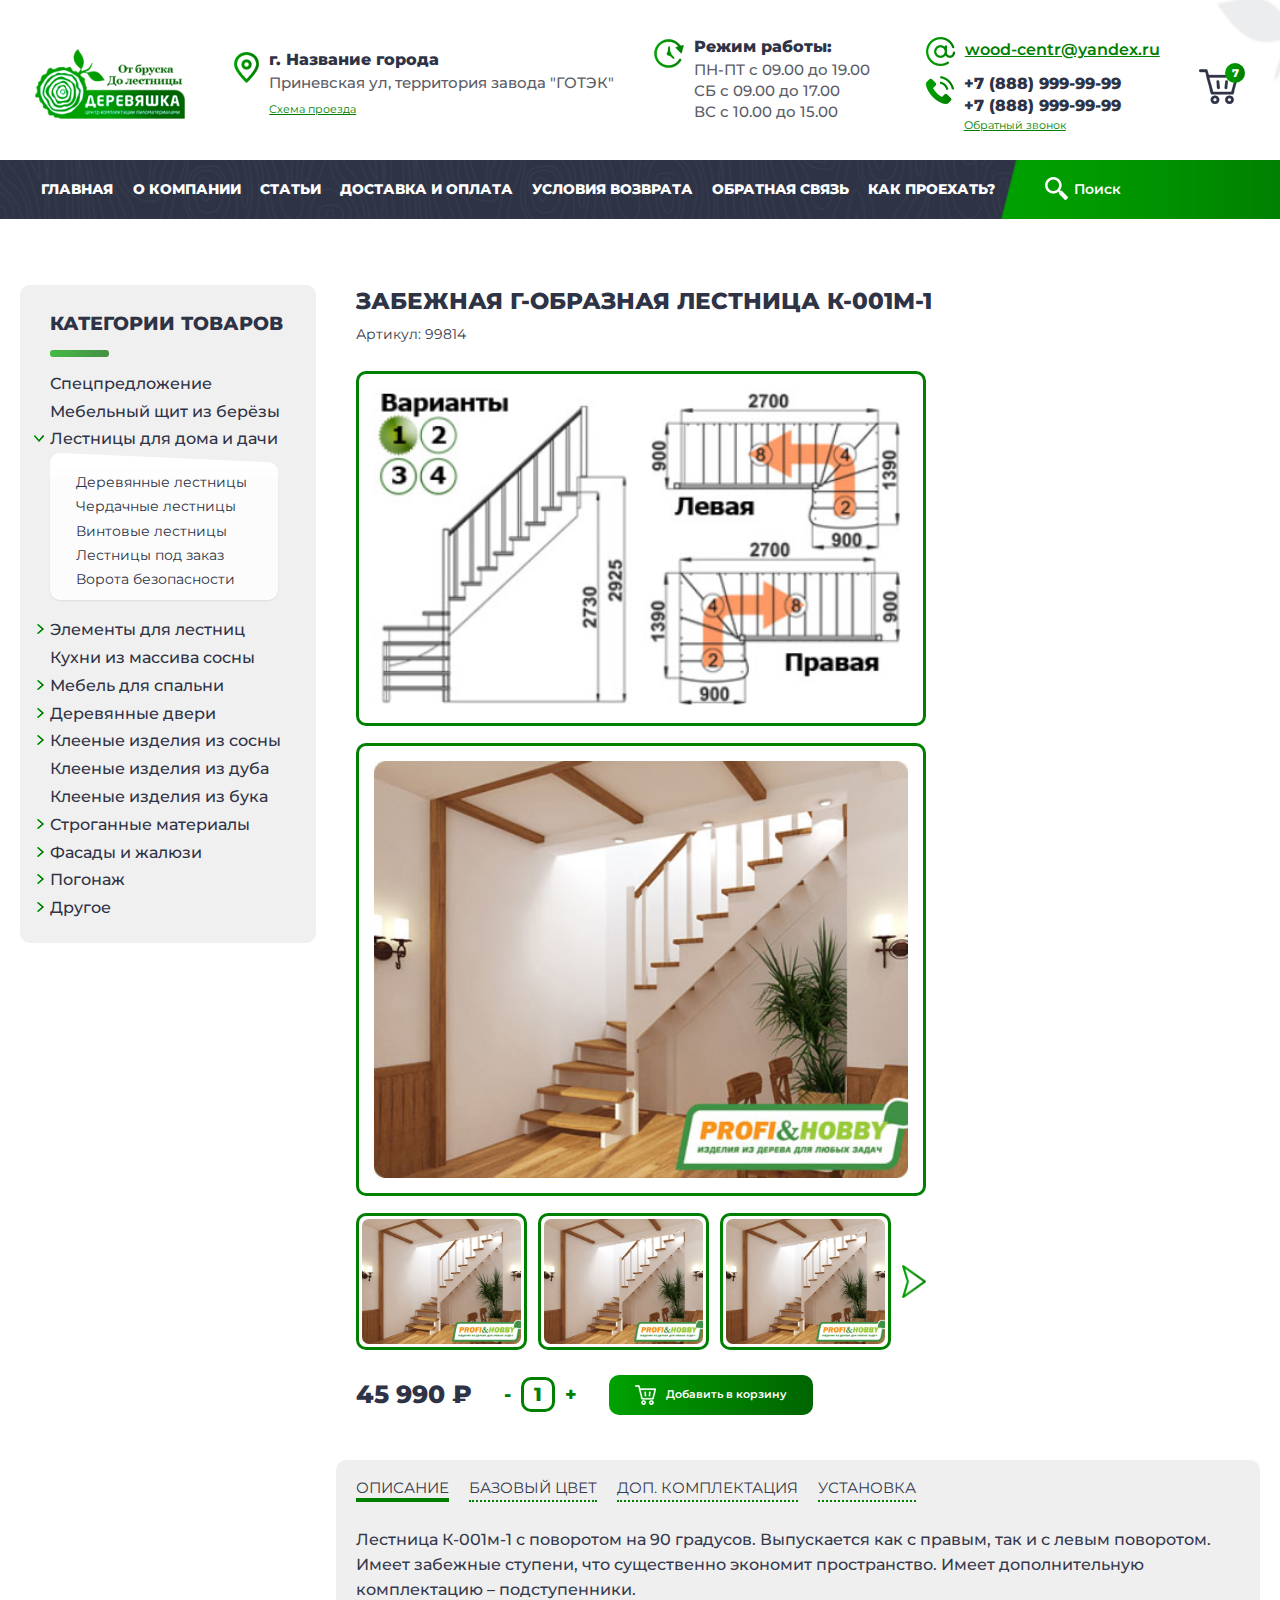
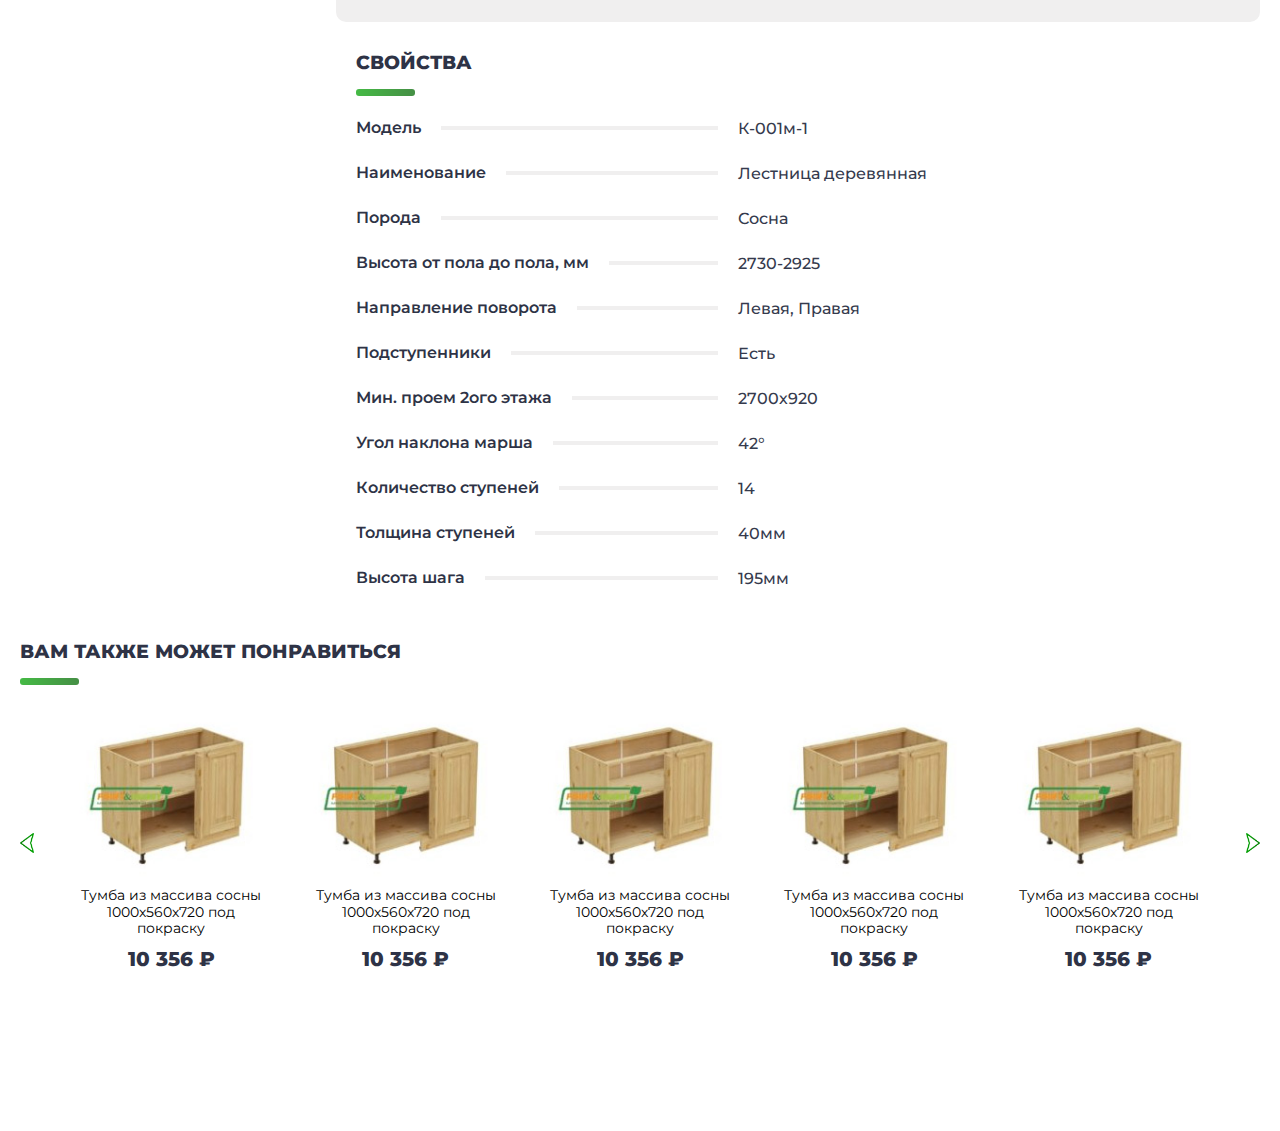
<file: product.html>
<!DOCTYPE html>
<html lang="ru">

<head>
    <meta charset="UTF-8">
    <meta http-equiv="X-UA-Compatible" content="IE=edge">
    <meta name="viewport" content="width=device-width, initial-scale=1.0, user-scalable=no">
    <title>Деревяшка</title>
    <link rel="preconnect" href="https://fonts.googleapis.com">
    <link rel="preconnect" href="https://fonts.gstatic.com" crossorigin>
    <link href="https://fonts.googleapis.com/css2?family=Montserrat:wght@400;500;600;700;800&display=swap"
        rel="stylesheet">
    <script src="https://ajax.googleapis.com/ajax/libs/jquery/3.6.0/jquery.min.js"></script>
    <link rel="stylesheet" href="css/reset.css">
    <link rel="stylesheet" href="css/style.css">
    <link rel="stylesheet" href="css/style-prod.css">
    <link rel="stylesheet" href="css/media.css">
</head>

<body>
    <section class="page-wrap">
        <header class="header">
            <div class="content">
                <div class="header__inner">
                    <a class="logo" href="#"><img src="images/logo.png" alt="Лого"></a>
                    <div class="header__adress">
                        <i class="icon icon-contact-1"></i>
                        <div class="header__adress-info">
                            <p class="header__adress-title">г. Название города</p>
                            <p class="header__adress-desc">Приневская ул, территория завода "ГОТЭК"</p>
                            <a href="#" class="header__adress-link">Схема проезда</a>
                        </div>
                    </div>
                    <div class="header__timing">
                        <i class="icon icon-contact-2"></i>
                        <div class="header__timing-info">
                            <p class="header__timing-title">Режим работы:</p>
                            <p class="header__timing-desc">
                                ПН-ПТ с 09.00 до 19.00 <br>
                                СБ с 09.00 до 17.00 <br>
                                ВС с 10.00 до 15.00</p>
                        </div>
                    </div>
                    <div class="header__contact">
                        <div class="header__email">
                            <i class="icon icon-contact-3"></i>
                            <a class="header__email-link" href="mailto:wood-centr@yandex.ru">wood-centr@yandex.ru</a>
                        </div>
                        <div class="header__phone">
                            <i class="icon icon-contact-4"></i>
                            <div class="header__phone-info">
                                <a class="header__phone-number" href="tel:+78889999999">+7 (888) 999-99-99</a>
                                <a class="header__phone-number" href="tel:+78889999999">+7 (888) 999-99-99</a>
                                <a href="#" class="header__phone-link">Обратный звонок</a>
                            </div>
                        </div>
                    </div>
                    <a class="basket-link" href="#">
                        <i class="icon icon-basket"></i>
                        <span class="basket-link__count">7</span>
                    </a>
                </div>
            </div>
            <!--content-->
        </header>



        <section class="nav-bar">
            <div class="content spacer">
                <ul class="nav spacer">
                    <li class="nav__item"><a href="#" class="nav__link">ГЛАВНАЯ</a></li>
                    <li class="nav__item"><a href="#" class="nav__link">О КОМПАНИИ</a></li>
                    <li class="nav__item"><a href="#" class="nav__link">СТАТЬИ</a></li>
                    <li class="nav__item"><a href="#" class="nav__link">ДОСТАВКА И ОПЛАТА</a></li>
                    <li class="nav__item"><a href="#" class="nav__link">УСЛОВИЯ ВОЗВРАТА</a></li>
                    <li class="nav__item"><a href="#" class="nav__link">ОБРАТНАЯ СВЯЗЬ</a></li>
                    <li class="nav__item"><a href="#" class="nav__link">КАК ПРОЕХАТЬ?</a></li>
                </ul>
                <div class="nav-bar__right">
                    <a href="#" class="search-link">
                        <i class="icon icon-search"></i>
                        <span>Поиск</span>
                    </a>
                </div>
                <!--nav-bar__right-->
            </div>
            <!--content-->
        </section>
        <!--nav-bar-->

        <div class="header__mobile">
            <div class="content">
                <div class="header__mobile-inner">
                    <div class="logo__mobile"><img src="images/logo.png" alt=""></div>
                    <button class="menu__burger">
                        <img class="menu__burger-icon" src="images/menu.svg" alt="icon">
                    </button>
                </div>
            </div>
            <div class="menu__window">
                <div class="menu__window-inner">
                    <button class="modal__close" href="#" type="button" id="close">
                        <img class="close__menu-btn" src="images/close-menu.svg" alt="">
                    </button>
                    <ul class="nav-mobile">
                        <li class="nav__item"><a href="#" class="nav__link">ГЛАВНАЯ</a></li>
                        <li class="nav__item"><a href="#" class="nav__link">О КОМПАНИИ</a></li>
                        <li class="nav__item"><a href="#" class="nav__link">СТАТЬИ</a></li>
                        <li class="nav__item"><a href="#" class="nav__link">ДОСТАВКА И ОПЛАТА</a></li>
                        <li class="nav__item"><a href="#" class="nav__link">УСЛОВИЯ ВОЗВРАТА</a></li>
                        <li class="nav__item"><a href="#" class="nav__link">ОБРАТНАЯ СВЯЗЬ</a></li>
                        <li class="nav__item"><a href="#" class="nav__link">КАК ПРОЕХАТЬ?</a></li>
                    </ul>
                    <div class="menu__window-contact">
                        <div class="header__adress">
                            <i class="icon icon-contact-1"></i>
                            <div class="header__adress-info">
                                <p class="header__adress-title">г. Название города</p>
                                <p class="header__adress-desc">Приневская ул, территория завода "ГОТЭК"</p>
                                <a href="#" class="header__adress-link">Схема проезда</a>
                            </div>
                        </div>
                        <div class="header__timing">
                            <i class="icon icon-contact-2"></i>
                            <div class="header__timing-info">
                                <p class="header__timing-title">Режим работы:</p>
                                <p class="header__timing-desc">
                                    ПН-ПТ с 09.00 до 19.00 <br>
                                    СБ с 09.00 до 17.00 <br>
                                    ВС с 10.00 до 15.00</p>
                            </div>
                        </div>
                        <div class="header__contact">
                            <div class="header__email">
                                <i class="icon icon-contact-3"></i>
                                <a class="header__email-link"
                                    href="mailto:wood-centr@yandex.ru">wood-centr@yandex.ru</a>
                            </div>
                            <div class="header__phone">
                                <i class="icon icon-contact-4"></i>
                                <div class="header__phone-info">
                                    <a class="header__phone-number" href="tel:+78889999999">+7 (888) 999-99-99</a>
                                    <a class="header__phone-number" href="tel:+78889999999">+7 (888) 999-99-99</a>
                                    <a href="#" class="header__phone-link">Обратный звонок</a>
                                </div>
                            </div>
                        </div>
                        <a class="basket-link" href="#">
                            <i class="icon icon-basket"></i>
                            <span class="basket-link__count">7</span>
                        </a>
                        <div class="nav-bar__right-mobile">
                            <a href="#" class="search-link">
                                <i class="icon icon-search"></i>
                                <span>Поиск</span>
                            </a>
                        </div>
                    </div>
                </div>

            </div>

        </div>

        <section class="page">
            <div class="content">
                <div class="page__wrap-category">
                    <button class="category__burger">
                        <img class="category__burger-icon" src="images/menu.svg" alt="icon">
                    </button>
                    <div class="category__window">
                        <div class="a-nav">
                            <button class="category__close" href="#" type="button" id="close">
                                <img class="close__menu-btn" src="images/close-menu.svg" alt="">
                            </button>
                            <h2>КАТЕГОРИИ ТОВАРОВ</h2>
                            <ul class="a-nav__list">
                                <li class="a-nav__item">
                                    <a href="#" class="a-nav__link">Спецпредложение</a>
                                </li>
                                <li class="a-nav__item">
                                    <a href="#" class="a-nav__link">Мебельный щит из берёзы</a>
                                </li>
                                <li class="a-nav__item a-nav__item_sec open">
                                    <span class="a-nav__link">Лестницы для дома и дачи</span>
                                    <ul class="a-nav__sec">
                                        <li>
                                            <a href="#">Деревянные лестницы</a>
                                        </li>
                                        <li>
                                            <a href="#">Чердачные лестницы</a>
                                        </li>
                                        <li>
                                            <a href="#">Винтовые лестницы</a>
                                        </li>
                                        <li>
                                            <a href="#">Лестницы под заказ</a>
                                        </li>
                                        <li>
                                            <a href="#">Ворота безопасности</a>
                                        </li>
                                    </ul>
                                </li>
                                <li class="a-nav__item a-nav__item_sec">
                                    <span class="a-nav__link">Элементы для лестниц</span>
                                </li>
                                <li class="a-nav__item">
                                    <a href="#" class="a-nav__link">Кухни из массива сосны</a>
                                </li>
                                <li class="a-nav__item a-nav__item_sec">
                                    <span class="a-nav__link">Мебель для спальни</span>
                                </li>
                                <li class="a-nav__item a-nav__item_sec">
                                    <span class="a-nav__link">Деревянные двери</span>
                                </li>
                                <li class="a-nav__item a-nav__item_sec">
                                    <span class="a-nav__link">Клееные изделия из сосны</span>
                                </li>
                                <li class="a-nav__item">
                                    <a href="#" class="a-nav__link">Клееные изделия из дуба</a>
                                </li>
                                <li class="a-nav__item">
                                    <a href="#" class="a-nav__link">Клееные изделия из бука</a>
                                </li>
                                <li class="a-nav__item a-nav__item_sec">
                                    <span class="a-nav__link">Строганные материалы</span>
                                </li>
                                <li class="a-nav__item a-nav__item_sec">
                                    <span class="a-nav__link">Фасады и жалюзи</span>
                                </li>
                                <li class="a-nav__item a-nav__item_sec">
                                    <span class="a-nav__link">Погонаж</span>
                                </li>
                                <li class="a-nav__item a-nav__item_sec">
                                    <span class="a-nav__link">Другое</span>
                                </li>
                            </ul>
                        </div>
                        <!--a-nav-->
                    </div>
                </div>
                <div class="page__wrap spacer_top">
                    <aside class="aside aside-prod">
                        <div class="a-nav a-nav--dn">
                            <h2>КАТЕГОРИИ ТОВАРОВ</h2>

                            <ul class="a-nav__list">
                                <li class="a-nav__item">
                                    <a href="#" class="a-nav__link">Спецпредложение</a>
                                </li>

                                <li class="a-nav__item">
                                    <a href="#" class="a-nav__link">Мебельный щит из берёзы</a>
                                </li>

                                <li class="a-nav__item a-nav__item_sec open">
                                    <span class="a-nav__link">Лестницы для дома и дачи</span>
                                    <ul class="a-nav__sec">
                                        <li>
                                            <a href="#">Деревянные лестницы</a>
                                        </li>

                                        <li>
                                            <a href="#">Чердачные лестницы</a>
                                        </li>

                                        <li>
                                            <a href="#">Винтовые лестницы</a>
                                        </li>

                                        <li>
                                            <a href="#">Лестницы под заказ</a>
                                        </li>

                                        <li>
                                            <a href="#">Ворота безопасности</a>
                                        </li>

                                    </ul>

                                </li>

                                <li class="a-nav__item a-nav__item_sec">
                                    <span class="a-nav__link">Элементы для лестниц</span>
                                </li>

                                <li class="a-nav__item">
                                    <a href="#" class="a-nav__link">Кухни из массива сосны</a>
                                </li>

                                <li class="a-nav__item a-nav__item_sec">
                                    <span class="a-nav__link">Мебель для спальни</span>
                                </li>

                                <li class="a-nav__item a-nav__item_sec">
                                    <span class="a-nav__link">Деревянные двери</span>
                                </li>

                                <li class="a-nav__item a-nav__item_sec">
                                    <span class="a-nav__link">Клееные изделия из сосны</span>
                                </li>

                                <li class="a-nav__item">
                                    <a href="#" class="a-nav__link">Клееные изделия из дуба</a>
                                </li>

                                <li class="a-nav__item">
                                    <a href="#" class="a-nav__link">Клееные изделия из бука</a>
                                </li>

                                <li class="a-nav__item a-nav__item_sec">
                                    <span class="a-nav__link">Строганные материалы</span>
                                </li>

                                <li class="a-nav__item a-nav__item_sec">
                                    <span class="a-nav__link">Фасады и жалюзи</span>
                                </li>

                                <li class="a-nav__item a-nav__item_sec">
                                    <span class="a-nav__link">Погонаж</span>
                                </li>

                                <li class="a-nav__item a-nav__item_sec">
                                    <span class="a-nav__link">Другое</span>
                                </li>

                            </ul>

                        </div>
                        <!--a-nav-->

                    </aside>

                    <div class="page__content">
                        <div class="product spacer_top">
                            <div class="product__title product__right">
                                <h1>Забежная г-образная лестница К-001м-1</h1>
                                <p class="product__article">Артикул: 99814</p>
                            </div>
                            <div class="sliderTop">
                                <div class="sliderTop__image-inner">
                                    <div class="sliderTop__image">
                                        <img src="images/product/prod-1.jpg" alt="">
                                    </div>
                                    <div class="sliderTop__image">
                                        <img src="images/product/prod-2.jpg" alt="">
                                    </div>
                                </div>
                                <div class="sliderTop__inner">
                                    <div class="sliderTop__item-inner">
                                        <div class="sliderTop__item">
                                            <img class="sliderTop__item-img" src="images/product/prod-2.jpg" alt="">
                                        </div>
                                        <div class="sliderTop__item">
                                            <img class="sliderTop__item-img" src="images/product/prod-2.jpg" alt="">
                                        </div>
                                        <div class="sliderTop__item">
                                            <img class="sliderTop__item-img" src="images/product/prod-2.jpg" alt="">
                                        </div>
                                    </div>
                                    <div class="sliderTop__item--arrow">
                                        <img src="images/product/arrow-left .png" alt="">
                                    </div>
                                </div>
                            </div>

                            
                            <div class="product__right">
                                <h1 class="dn">Забежная г-образная лестница К-001м-1</h1>
                                <p class="product__article dn">Артикул: 99814</p>
                                <div class="product__pay">
                                    <div class="product__price">45 990 &#8381;</div>
                                    <div class="product__counter">
                                        <div class="product__counter-item">-</div>
                                        <div class="product__counter-item product__counter-item__number">1</div>
                                        <div class="product__counter-item">+</div>
                                    </div>
                                    <button class="green-btn card__add green-btn__prod">
                                        <i class="icon icon-add"></i>
                                        <span>Добавить в корзину</span>
                                    </button>
                                </div>
                                <div class="product__content">
                                    <div class="product__titles">
                                        <div class="product__titles-item product__titles-item-active">Описание</div>
                                        <div class="product__titles-item">Базовый цвет</div>
                                        <div class="product__titles-item">Доп. комплектация</div>
                                        <div class="product__titles-item">Установка</div>
                                    </div>
                                    <p class="product__info">Лестница К-001м-1 с поворотом на 90 градусов. Выпускается
                                        как с правым, так и с левым поворотом. Имеет забежные ступени,
                                        что существенно экономит пространство. Имеет дополнительную комплектацию –
                                        подступенники.</p>
                                </div>
                                <div class="properties">
                                    <div class="block-top">
                                        <h2>Свойства</h2>
                                    </div>
                                    <!--block-top-->
                                    <ul class="properties__inner">
                                        <li class="properties__item">
                                            <div class="properties__block">
                                                <div class="properties__item-title">Модель</div>
                                                <div class="properties__item-line"></div>
                                            </div>
                                            <div class="properties__item-info">
                                                <p>К-001м-1</p>
                                            </div>
                                        </li>
                                        <li class="properties__item">
                                            <div class="properties__block">
                                                <div class="properties__item-title">Наименование</div>
                                                <div class="properties__item-line"></div>
                                            </div>
                                            <div class="properties__item-info">
                                                <p>Лестница деревянная</p>
                                            </div>
                                        </li>
                                        <li class="properties__item">
                                            <div class="properties__block">
                                                <div class="properties__item-title">Порода</div>
                                                <div class="properties__item-line"></div>
                                            </div>
                                            <div class="properties__item-info">
                                                <p>Сосна</p>
                                            </div>
                                        </li>
                                        <li class="properties__item">
                                            <div class="properties__block">
                                                <div class="properties__item-title">Высота от пола до пола, мм</div>
                                                <div class="properties__item-line"></div>
                                            </div>
                                            <div class="properties__item-info">
                                                <p>2730-2925</p>
                                            </div>
                                        </li>
                                        <li class="properties__item">
                                            <div class="properties__block">
                                                <h3 class="properties__item-title">Направление поворота</h3>
                                                <div class="properties__item-line"></div>
                                            </div>
                                            <div class="properties__item-info">
                                                <p>Левая, Правая</p>
                                            </div>
                                        </li>
                                        <li class="properties__item">
                                            <div class="properties__block">
                                                <h3 class="properties__item-title">Подступенники</h3>
                                                <div class="properties__item-line"></div>
                                            </div>
                                            <div class="properties__item-info">
                                                <p>Есть</p>
                                            </div>
                                        </li>
                                        <li class="properties__item">
                                            <div class="properties__block">
                                                <h3 class="properties__item-title">Мин. проем 2ого этажа</h3>
                                                <div class="properties__item-line"></div>
                                            </div>
                                            <div class="properties__item-info">
                                                <p>2700х920</p>
                                            </div>
                                        </li>
                                        <li class="properties__item">
                                            <div class="properties__block">
                                                <h3 class="properties__item-title">Угол наклона марша</h3>
                                                <div class="properties__item-line"></div>
                                            </div>
                                            <div class="properties__item-info">
                                                <p>42°</p>
                                            </div>
                                        </li>
                                        <li class="properties__item">
                                            <div class="properties__block">
                                                <h3 class="properties__item-title">Количество ступеней</h3>
                                                <div class="properties__item-line"></div>
                                            </div>
                                            <div class="properties__item-info">
                                                <p>14</p>
                                            </div>
                                        </li>
                                        <li class="properties__item">
                                            <div class="properties__block">
                                                <h3 class="properties__item-title">Толщина ступеней</h3>
                                                <div class="properties__item-line"></div>
                                            </div>
                                            <div class="properties__item-info">
                                                <p>40мм</p>
                                            </div>
                                        </li>
                                        <li class="properties__item">
                                            <div class="properties__block">
                                                <h3 class="properties__item-title">Высота шага</h3>
                                                <div class="properties__item-line"></div>
                                            </div>
                                            <div class="properties__item-info">
                                                <p>195мм</p>
                                            </div>
                                        </li>
                                    </ul>
                                </div>
                            </div>
                            <!--product__right-->
                        </div>
                        <!--product-->
                    </div>
                    <!--page__content-->
                </div>
                <!--page__wrap-->

                <h2>
                    Вам также может понравиться
                </h2>
                <div class="product__slider-inner">
                    <div class="product__slider-item">
                        <img src="images/product/arrow-right.png" alt="">
                    </div>
                    <div class="catalog-slider">
                        <div class="card mr0 card-1">
                            <div class="card__body">
                                <a href="#" class="card__photo">
                                    <img src="images/catalog/card-1.jpg"
                                        alt="Тумба из массива сосны 1000х560х720 под покраску">
                                </a>
                                <a href="#" class="card__title">
                                    Тумба из массива сосны 1000х560х720 под покраску
                                </a>
                                <p class="card__price">
                                    10 356 ₽
                                </p>
                            </div>
                            <!--card__body-->
                            <div class="card__hv">
                                <div class="card__bottom">
                                    <button class="green-btn card__add">
                                        <i class="icon icon-add"></i>
                                        <span>Добавить в корзину</span>
                                    </button>
                                    <a href="#" class="card__link">Подробнее</a>
                                </div>
                                <!--card__bottom-->
                            </div>
                            <!--card__hv-->
                        </div>
                        <!--card-->
                        <div class="card mr0 card-2">
                            <div class="card__body">
                                <a href="#" class="card__photo">
                                    <img src="images/catalog/card-1.jpg"
                                        alt="Тумба из массива сосны 1000х560х720 под покраску">
                                </a>
                                <a href="#" class="card__title">
                                    Тумба из массива сосны 1000х560х720 под покраску
                                </a>
                                <p class="card__price">
                                    10 356 ₽
                                </p>
                            </div>
                            <!--card__body-->
                            <div class="card__hv">
                                <div class="card__bottom">
                                    <button class="green-btn card__add">
                                        <i class="icon icon-add"></i>
                                        <span>Добавить в корзину</span>
                                    </button>
                                    <a href="#" class="card__link">Подробнее</a>
                                </div>
                                <!--card__bottom-->
                            </div>
                            <!--card__hv-->
                        </div>
                        <!--card-->
                        <div class="card mr0 card-3">
                            <div class="card__body">
                                <a href="#" class="card__photo">
                                    <img src="images/catalog/card-1.jpg"
                                        alt="Тумба из массива сосны 1000х560х720 под покраску">
                                </a>
                                <a href="#" class="card__title">
                                    Тумба из массива сосны 1000х560х720 под покраску
                                </a>
                                <p class="card__price">
                                    10 356 ₽
                                </p>
                            </div>
                            <!--card__body-->
                            <div class="card__hv">
                                <div class="card__bottom">
                                    <button class="green-btn card__add">
                                        <i class="icon icon-add"></i>
                                        <span>Добавить в корзину</span>
                                    </button>
                                    <a href="#" class="card__link">Подробнее</a>
                                </div>
                                <!--card__bottom-->
                            </div>
                            <!--card__hv-->
                        </div>
                        <!--card-->
                        <div class="card mr0">
                            <div class="card__body">
                                <a href="#" class="card__photo">
                                    <img src="images/catalog/card-1.jpg"
                                        alt="Тумба из массива сосны 1000х560х720 под покраску">
                                </a>
                                <a href="#" class="card__title">
                                    Тумба из массива сосны 1000х560х720 под покраску
                                </a>
                                <p class="card__price">
                                    10 356 ₽
                                </p>
                            </div>
                            <!--card__body-->
                            <div class="card__hv">
                                <div class="card__bottom">
                                    <button class="green-btn card__add">
                                        <i class="icon icon-add"></i>
                                        <span>Добавить в корзину</span>
                                    </button>
                                    <a href="#" class="card__link">Подробнее</a>
                                </div>
                                <!--card__bottom-->
                            </div>
                            <!--card__hv-->
                        </div>
                        <!--card-->
                        <div class="card mr0">
                            <div class="card__body">
                                <a href="#" class="card__photo">
                                    <img src="images/catalog/card-1.jpg"
                                        alt="Тумба из массива сосны 1000х560х720 под покраску">
                                </a>
                                <a href="#" class="card__title">
                                    Тумба из массива сосны 1000х560х720 под покраску
                                </a>
                                <p class="card__price">
                                    10 356 ₽
                                </p>
                            </div>
                            <!--card__body-->
                            <div class="card__hv">
                                <div class="card__bottom">
                                    <button class="green-btn card__add">
                                        <i class="icon icon-add"></i>
                                        <span>Добавить в корзину</span>
                                    </button>
                                    <a href="#" class="card__link">Подробнее</a>
                                </div>
                                <!--card__bottom-->
                            </div>
                            <!--card__hv-->
                        </div>
                        <!--card-->
                    </div>
                    <div class="product__slider-item">
                        <img src="images/product/arrow-left .png" alt="">
                    </div>
                </div>

            </div>
            <!--content-->

        </section>
        <!--page-->

    </section>
    <!--page-wrap-->
    <script src="js/script.js"></script>
</body>

</html>
</file>
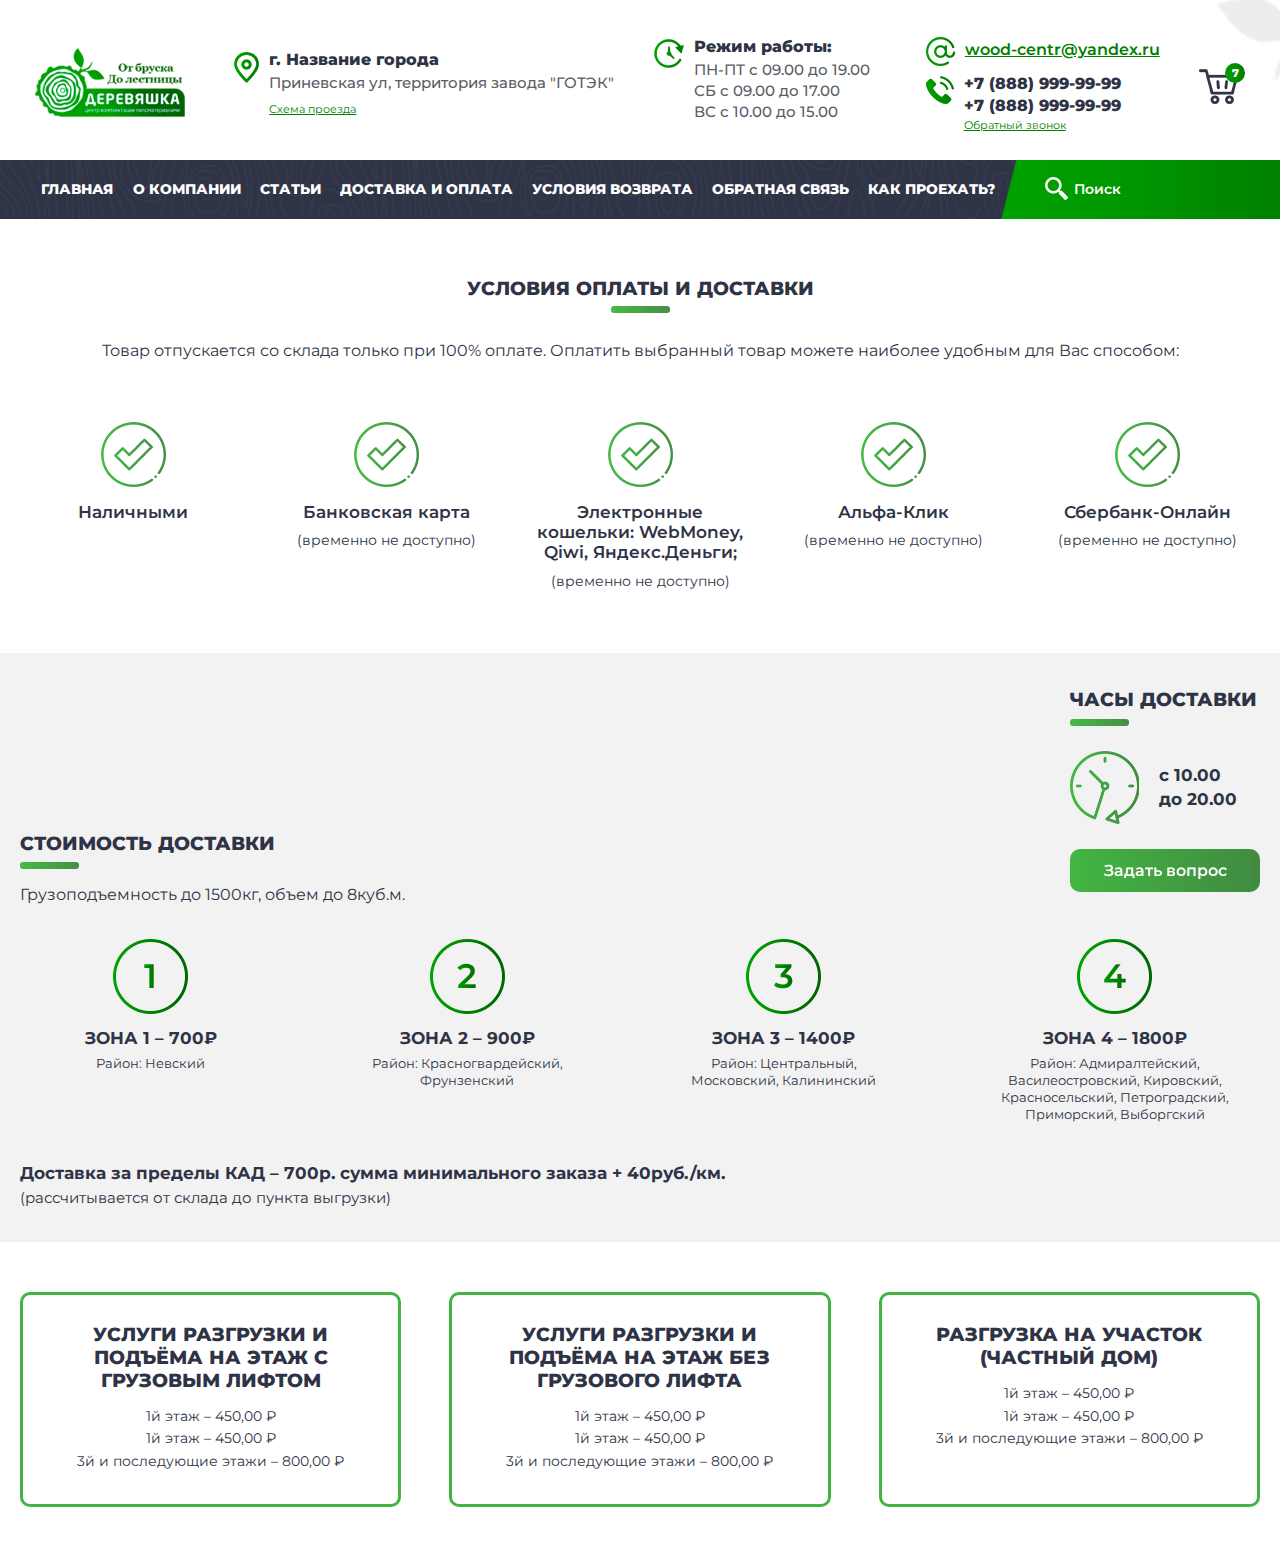
<file: shipping.html>
<!DOCTYPE html>
<html lang="ru">
<head>
    <meta charset="UTF-8">
    <meta http-equiv="X-UA-Compatible" content="IE=edge">
    <meta name="viewport" content="width=device-width, initial-scale=1.0, user-scalable=no">
    <title>Деревяшка</title>
    <link rel="preconnect" href="https://fonts.googleapis.com">
    <link rel="preconnect" href="https://fonts.gstatic.com" crossorigin>
    <link href="https://fonts.googleapis.com/css2?family=Montserrat:wght@400;500;600;700;800&display=swap" rel="stylesheet">
    <script src="https://ajax.googleapis.com/ajax/libs/jquery/3.6.0/jquery.min.js"></script>
    <link rel="stylesheet" href="css/reset.css">
    <link rel="stylesheet" href="css/style.css">
    <link rel="stylesheet" href="css/media.css">
</head>
<body>
<section class="page-wrap">
    <header class="header">
        <div class="content">
            <div class="header__inner">
                <a class="logo" href="#"><img src="images/logo.png" alt="Лого"></a>
                <div class="header__adress">
                    <i class="icon icon-contact-1"></i>
                    <div class="header__adress-info">
                        <p class="header__adress-title">г. Название города</p>
                        <p class="header__adress-desc">Приневская ул, территория завода "ГОТЭК"</p>
                        <a href="#" class="header__adress-link">Схема проезда</a>
                    </div>
                </div>
                <div class="header__timing">
                    <i class="icon icon-contact-2"></i>
                    <div class="header__timing-info">
                        <p class="header__timing-title">Режим работы:</p>
                        <p class="header__timing-desc">
                            ПН-ПТ с 09.00 до 19.00 <br>
                            СБ с 09.00 до 17.00 <br>
                            ВС с 10.00 до 15.00</p>
                    </div>
                </div>
                <div class="header__contact">
                    <div class="header__email">
                        <i class="icon icon-contact-3"></i>
                        <a class="header__email-link" href="mailto:wood-centr@yandex.ru">wood-centr@yandex.ru</a>
                    </div>
                    <div class="header__phone">
                        <i class="icon icon-contact-4"></i>
                        <div class="header__phone-info">
                            <a class="header__phone-number" href="tel:+78889999999">+7 (888) 999-99-99</a>
                            <a class="header__phone-number" href="tel:+78889999999">+7 (888) 999-99-99</a>
                            <a href="#" class="header__phone-link">Обратный звонок</a>
                        </div>
                    </div>
                </div>
                <a class="basket-link" href="#">
                    <i class="icon icon-basket"></i>
                    <span class="basket-link__count">7</span>
                </a>
            </div>
        </div>
        <!--content-->
    </header>
    
    
    
    <section class="nav-bar">
        <div class="content spacer">
            <ul class="nav spacer">
                <li class="nav__item"><a href="#" class="nav__link">ГЛАВНАЯ</a></li>
                <li class="nav__item"><a href="#" class="nav__link">О КОМПАНИИ</a></li>
                <li class="nav__item"><a href="#" class="nav__link">СТАТЬИ</a></li>
                <li class="nav__item"><a href="#" class="nav__link">ДОСТАВКА И ОПЛАТА</a></li>
                <li class="nav__item"><a href="#" class="nav__link">УСЛОВИЯ ВОЗВРАТА</a></li>
                <li class="nav__item"><a href="#" class="nav__link">ОБРАТНАЯ СВЯЗЬ</a></li>
                <li class="nav__item"><a href="#" class="nav__link">КАК ПРОЕХАТЬ?</a></li>
            </ul>
            <div class="nav-bar__right">
                <a href="#" class="search-link">
                    <i class="icon icon-search"></i>
                    <span>Поиск</span>
                </a>
            </div>
            <!--nav-bar__right-->
        </div>
        <!--content-->
    </section>
    <!--nav-bar-->
    
    <div class="header__mobile">
        <div class="content">
            <div class="header__mobile-inner">
                <div class="logo__mobile"><img src="images/logo.png" alt=""></div>
                <button class="menu__burger">
                    <img class="menu__burger-icon" src="images/menu.svg" alt="icon">
                </button>
            </div>
        </div>
        <div class="menu__window">
            <div class="menu__window-inner">
                <button class="modal__close" href="#" type="button" id="close">
                    <img class="close__menu-btn" src="images/close-menu.svg" alt="">
                </button>
                <ul class="nav-mobile">
                    <li class="nav__item"><a href="#" class="nav__link">ГЛАВНАЯ</a></li>
                    <li class="nav__item"><a href="#" class="nav__link">О КОМПАНИИ</a></li>
                    <li class="nav__item"><a href="#" class="nav__link">СТАТЬИ</a></li>
                    <li class="nav__item"><a href="#" class="nav__link">ДОСТАВКА И ОПЛАТА</a></li>
                    <li class="nav__item"><a href="#" class="nav__link">УСЛОВИЯ ВОЗВРАТА</a></li>
                    <li class="nav__item"><a href="#" class="nav__link">ОБРАТНАЯ СВЯЗЬ</a></li>
                    <li class="nav__item"><a href="#" class="nav__link">КАК ПРОЕХАТЬ?</a></li>
                </ul>
                <div class="menu__window-contact">
                    <div class="header__adress">
                        <i class="icon icon-contact-1"></i>
                        <div class="header__adress-info">
                            <p class="header__adress-title">г. Название города</p>
                            <p class="header__adress-desc">Приневская ул, территория завода "ГОТЭК"</p>
                            <a href="#" class="header__adress-link">Схема проезда</a>
                        </div>
                    </div>
                    <div class="header__timing">
                        <i class="icon icon-contact-2"></i>
                        <div class="header__timing-info">
                            <p class="header__timing-title">Режим работы:</p>
                            <p class="header__timing-desc">
                                ПН-ПТ с 09.00 до 19.00 <br>
                                СБ с 09.00 до 17.00 <br>
                                ВС с 10.00 до 15.00</p>
                        </div>
                    </div>
                    <div class="header__contact">
                        <div class="header__email">
                            <i class="icon icon-contact-3"></i>
                            <a class="header__email-link" href="mailto:wood-centr@yandex.ru">wood-centr@yandex.ru</a>
                        </div>
                        <div class="header__phone">
                            <i class="icon icon-contact-4"></i>
                            <div class="header__phone-info">
                                <a class="header__phone-number" href="tel:+78889999999">+7 (888) 999-99-99</a>
                                <a class="header__phone-number" href="tel:+78889999999">+7 (888) 999-99-99</a>
                                <a href="#" class="header__phone-link">Обратный звонок</a>
                            </div>
                        </div>
                    </div>
                    <a class="basket-link" href="#">
                        <i class="icon icon-basket"></i>
                        <span class="basket-link__count">7</span>
                    </a>
                    <div class="nav-bar__right-mobile">
                        <a href="#" class="search-link">
                            <i class="icon icon-search"></i>
                            <span>Поиск</span>
                        </a>
                    </div>
                </div>
            </div>
    
        </div>
    
    </div>

    <section class="page conditions">
        <div class="content content_small">
            <h1 class="title-center">
                УСЛОВИЯ ОПЛАТЫ И ДОСТАВКИ
            </h1>

            <p class="conditions__info">
                Товар отпускается со склада только при 100% оплате. Оплатить
                выбранный товар можете наиболее удобным для Вас способом:
            </p>

            <div class="conditions__list spacer_top">
                <div class="condition">
                    <i class="icon icon-condition"></i>
                    <p class="condition__title">
                        Наличными
                    </p>

                </div><!--condition-->

                <div class="condition">
                    <i class="icon icon-condition"></i>
                    <p class="condition__title">
                        Банковская карта
                        <small>(временно не доступно)</small>
                    </p>

                </div><!--condition-->

                <div class="condition">
                    <i class="icon icon-condition"></i>
                    <p class="condition__title">
                        Электронные кошельки: WebMoney, Qiwi, Яндекс.Деньги;
                        <small>(временно не доступно)</small>
                    </p>

                </div><!--condition-->

                <div class="condition">
                    <i class="icon icon-condition"></i>
                    <p class="condition__title">
                        Альфа-Клик
                        <small>(временно не доступно)</small>
                    </p>

                </div><!--condition-->

                <div class="condition">
                    <i class="icon icon-condition"></i>
                    <p class="condition__title">
                        Сбербанк-Онлайн
                        <small>(временно не доступно)</small>
                    </p>

                </div><!--condition-->

            </div><!--conditions__list-->

        </div><!--content-->

    </section><!--page-->

    <section class="shipping">
        <div class="content content_small">
            <h2>
                Стоимость доставки
            </h2>

            <p class="shipping__desc">
                Грузоподъемность до 1500кг, объем до 8куб.м.
            </p>

            <div class="shipping__wrap">
                <div class="shipping__list">
                    <div class="shipping__item">
                        <span class="shipping__item-number"><i>1</i></span>
                        <p class="shipping__item-title">
                            ЗОНА 1 – 700₽
                        </p>

                        <p class="shipping__item-desc">
                            Район: Невский
                        </p>

                    </div><!--shipping__item-->

                    <div class="shipping__item">
                        <span class="shipping__item-number"><i>2</i></span>
                        <p class="shipping__item-title">
                            ЗОНА 2 – 900₽
                        </p>

                        <p class="shipping__item-desc">
                            Район: Красногвардейский, <br> Фрунзенский
                        </p>

                    </div><!--shipping__item-->

                    <div class="shipping__item">
                        <span class="shipping__item-number"><i>3</i></span>
                        <p class="shipping__item-title">
                            ЗОНА 3 – 1400₽
                        </p>

                        <p class="shipping__item-desc">
                            Район: Центральный, <br> Московский, Калининский
                        </p>

                    </div><!--shipping__item-->

                    <div class="shipping__item">
                        <span class="shipping__item-number"><i>4</i></span>
                        <p class="shipping__item-title">
                            ЗОНА 4 – 1800₽
                        </p>

                        <p class="shipping__item-desc">
                            Район: Адмиралтейский, Василеостровский, Кировский, <br>
                            Красносельский, Петроградский, Приморский, Выборгский
                        </p>

                    </div><!--shipping__item-->

                </div><!--shipping__list-->

                <div class="time">
                    <h2>Часы доставки</h2>
                    <div class="time__wrap">
                        <i class="icon icon-time"></i>
                        <p class="time__desc">
                            с 10.00 <br>
                            до 20.00
                        </p>

                    </div><!--time__wrap-->

                    <a href="#" class="green-btn time__link">Задать вопрос</a>
                </div><!--time-->

            </div><!--shipping__wrap-->

            <p class="shipping__info">
                Доставка за пределы КАД – 700р. сумма минимального заказа + 40руб./км.
                <small>(рассчитывается от склада до пункта выгрузки)</small>
            </p>

        </div><!--content-->

    </section><!--shipping-->

    <section class="prices content">
        <div class="prices__list flex-container">
            <div class="price">
                <p class="price__title">
                    Услуги разгрузки и подъёма на этаж с грузовым лифтом
                </p>

                <ul class="price__list">
                    <li>
                        1й этаж – 450,00 ₽
                    </li>

                    <li>
                        1й этаж – 450,00 ₽
                    </li>

                    <li>
                        3й и последующие этажи –  800,00 ₽
                    </li>

                </ul>

            </div><!--price-->

            <div class="price">
                <p class="price__title">
                    Услуги разгрузки и подъёма на этаж без грузового лифта
                </p>

                <ul class="price__list">
                    <li>
                        1й этаж – 450,00 ₽
                    </li>

                    <li>
                        1й этаж – 450,00 ₽
                    </li>

                    <li>
                        3й и последующие этажи –  800,00 ₽
                    </li>

                </ul>

            </div><!--price-->

            <div class="price">
                <p class="price__title">
                    Разгрузка на участок (частный дом)
                </p>

                <ul class="price__list">
                    <li>
                        1й этаж – 450,00 ₽
                    </li>

                    <li>
                        1й этаж – 450,00 ₽
                    </li>

                    <li>
                        3й и последующие этажи –  800,00 ₽
                    </li>

                </ul>

            </div><!--price-->

        </div><!--prices__list-->

    </section><!--prices-->

</section><!--page-wrap-->
<script src="js/script.js"></script>
</body>
</html>
</file>
<file: css/style.css>
/*common*/
body {
    color: #2e3346;
}
input {
    -webkit-appearance: none !important;
}
body, button, textarea, input {
    font-family: 'Montserrat', sans-serif;
    font-weight: 400;
}
button {
    font-weight: 600;
    cursor: pointer;
    background: transparent;
}
button, textarea, input {
    box-sizing: border-box;
    border: none;
    outline: none;
}
.content {
    margin: 0 auto;
    padding: 0 20px;
    max-width: 1440px;
}
.content_small {
    max-width: 1240px;
}
.page-wrap {
    position: relative;
    overflow: hidden;
}
.clear-fix:after {
    content: '';
    display: block;
    clear: both;
}
.flex-container {
    display: flex;
    display: -moz-flex;
    display: -webkit-flex;
    display: -o-flex;
    display: -ms-flex;
    flex-wrap: wrap;
    -webkit-flex-wrap: wrap;
    -ms-flex-wrap: wrap;
}
.va-middle {
    display: -webkit-box;
    display: -webkit-flex;
    display: -ms-flexbox;
    display: flex;
    -webkit-box-align: center;
    -webkit-align-items: center;
    -ms-flex-align: center;
    align-items: center;
}
.spacer_bottom,
.spacer_top,
.spacer {
    -ms-flex-pack: justify;
    justify-content: space-between;
    display: -ms-flexbox;
    display: flex;
    flex-wrap: wrap;
    -webkit-flex-wrap: wrap;
    -ms-flex-wrap: wrap;
}
.spacer > * {
    -ms-flex-item-align: center;
    align-self: center;
}
.spacer_bottom > * {
    -ms-flex-item-align: end;
    align-self: flex-end;
}
.spacer_top > * {
    -ms-flex-item-align: start;
    align-self: flex-start;
}
.pos-center {
    position: absolute;
    top: 0; bottom: 0; left: 0; right: 0;
    margin: auto;
}
.photo-max-size {
    position: absolute;
    max-width: 100%;
    max-height: 100%;
    top: 0; bottom: 0; left: 0; right: 0;
    margin: auto;
}
.photo-full-size {
    position: absolute;
    width: 100%;
    height: 100%;
    left: 0; top: 0;
    object-fit: cover;
}
.d-ib {
    display: inline-block;
}
.hidden {
    display: none !important;
}
.mobile-visible {
    display: none;
}
h1,
h2 {
    font-size: 19px;
    font-weight: 800;
    text-transform: uppercase;
    line-height: 1.2;
    position: relative;
    padding-bottom: 21px;
}
h1:after,
h2:after {
    content: '';
    position: absolute;
    left: 0;
    bottom: 0;
    width: 59px;
    height: 7px;
    border-radius: 3px;
    background: #45ba45;
    background: linear-gradient(to right, #45ba45, #458f45);
    background: -moz-linear-gradient(to right, #45ba45, #458f45);
    background: -webkit-linear-gradient(to right, #45ba45, #458f45);
    background: -o-linear-gradient(to right, #45ba45, #458f45);
    background: -ms-linear-gradient(to right, #45ba45, #458f45);
}
.title-center {
    padding-bottom: 12px;
    text-align: center;
}
.title-center:after {
    left: 0;
    right: 0;
    margin: 0 auto;
}
.block-top > * {
    display: inline-block;
    vertical-align: middle;
}
.block-top .green-btn {
    position: relative;
    top: 1px;
    margin-left: 35px;
}
.green-btn {
    display: inline-block;
    text-decoration: none;
    border-radius: 10px;
    cursor: pointer;
    height: 40px;
    line-height: 40px;
    color: #ffffff;
    font-size: 13px;
    font-weight: 600;
    padding: 0 25px;
    background-image: linear-gradient(to right, rgb(0,161,0) 0%, rgb(0,101,0) 99%);
    background-image: -moz-linear-gradient(to right, rgb(0,161,0) 0%, rgb(0,101,0) 99%);
    background-image: -webkit-linear-gradient(to right, rgb(0,161,0) 0%, rgb(0,101,0) 99%);
    background-image: -ms-linear-gradient(to right, rgb(0,161,0) 0%, rgb(0,101,0) 99%);
}
.green-btn:hover {
    background: rgb(0,101,0);
}
/*end common*/

/*icons*/
.catalog__next,
.banners__next,
.icon {
    background: url('../images/icons.png') no-repeat;
    display: inline-block;
}
.icon-contact-1 {
    width: 25px;
    height: 31px;
}
.icon-contact-2 {
    width: 30px;
    height: 29px;
    background-position: 0 -33px;
}
.icon-contact-3 {
    width: 29px;
    height: 29px;
    background-position: 0 -64px;
}
.icon-contact-4 {
    width: 28px;
    height: 28px;
    background-position: 0 -95px;
}
.icon-basket {
    width: 39px;
    height: 35px;
    background-position: 0 -125px;
}
.basket-link:hover .icon-basket {
    background-position: 0 -162px;
}
.icon-search {
    width: 23px;
    height: 23px;
    background-position: 0 -199px;
}
.catalog__next,
.banners__next {
    width: 25px;
    height: 36px;
    background-position: 0 -224px;
    cursor: pointer;
}
.catalog__next:hover,
.banners__next:hover {
    background-position: 0 -262px;
}
.icon-step-1 {
    width: 90px;
    height: 90px;
    background-position: 0 -343px;
}
.icon-step-2 {
    width: 93px;
    height: 93px;
    background-position: 0 -435px;
}
.icon-step-3 {
    width: 93px;
    height: 93px;
    background-position: 0 -530px;
}
.icon-steps-colon {
    width: 86px;
    height: 16px;
    background-position: 0 -625px;
}
.icon-advantage-1 {
    width: 107px;
    height: 105px;
    background-position: 0 -643px;
}
.icon-advantage-2 {
    width: 109px;
    height: 103px;
    background-position: 0 -750px;
}
.icon-advantage-3 {
    width: 101px;
    height: 101px;
    background-position: 0 -855px;
}
.icon-advantage-4 {
    width: 87px;
    height: 99px;
    background-position: 0 -958px;
}
.icon-advantage-5 {
    width: 88px;
    height: 102px;
    background-position: 0 -1059px;
}
.icon-advantage-6 {
    width: 46px;
    height: 40px;
    background-position: 0 -1163px;
}
.icon-present-1 {
    width: 21px;
    height: 21px;
    background-position: 0 -1548px;
}
.present__link:hover .icon-present-1,
.present__link.active .icon-present-1 {
    background-position: 0 -1571px;
}
.icon-present-2 {
    width: 29px;
    height: 19px;
    background-position: 0 -1594px;
}
.present__link:hover .icon-present-2,
.present__link.active .icon-present-2 {
    background-position: 0 -1615px;
}
/*end icons*/

/*header*/
.header {
    padding-top: 37px;
    padding-bottom: 29px;
    background: url('../images/bg/header-bg.png') no-repeat center;
    -webkit-background-size: cover;
    background-size: cover;
}

.header__inner{
    display: flex;
    align-items: center;
    justify-content: space-between;
    margin: 0 15px;
}
.header__adress{
    display: flex;
}
.header__adress-title,
.header__timing-title{
    font-weight: 800;
    font-size: 16px;
    margin-bottom: 4px;
}
.header__adress-desc,
.header__timing-desc{
    color: #5c5d67;
    font-size: 15px;
    font-weight: 500;
    line-height: 21px;
    margin-bottom: 7px;
}
.header__adress-link,
.header__phone-link{
    font-size: 11px;
    color: #007f00;
}
.header__adress-link:hover,
.header__phone-link:hover{
    text-decoration: none;
}
.header__timing-info{
    width: 178px;
}
.header__timing{
    display: flex;
}
.header__contact{
    display: flex;
    align-items: center;
    justify-content: space-between;
}
.header__email{
    display: flex;
    text-align: center;
    margin-right: 40px;
}
.header__email-link{
    color: #007f00;
    font-size: 16px;
    font-weight: 600;
    white-space: nowrap;
    margin-top: 5px;
}
.header__email-link:hover{
    text-decoration: none;
}
.header__phone{
    display: flex;
}
.header__phone-info{
    display: flex;
    flex-direction: column;
}
.header__phone-number{
    font-weight: 800;
    font-size: 16px;
    color: #2e3346;
    text-decoration: none;
    margin-bottom: 6px;
    white-space: nowrap;
}


.icon-contact-1,
.icon-contact-2,
.icon-contact-3,
.icon-contact-4{
    padding-right: 10px;
}

.basket-link {
    top: 2px;
    font-size: 0;
    margin-right: 7px;
    position: relative;
}
.basket-link__count {
    position: absolute;
    top: -6px;
    right: -7px;
    border-radius: 50%;
    background-image: -moz-linear-gradient( 0deg, rgb(0,160,0) 0%, rgb(0,126,0) 99%);
    background-image: -webkit-linear-gradient( 0deg, rgb(0,160,0) 0%, rgb(0,126,0) 99%);
    background-image: -ms-linear-gradient( 0deg, rgb(0,160,0) 0%, rgb(0,126,0) 99%);
    width: 20px;
    height: 20px;
    line-height: 20px;
    text-align: center;
    font-size: 11px;
    font-weight: 800;
    color: #ffffff;
}
/*end header*/

/*nav-bar*/
.nav-bar {
    background: url('../images/bg/nav-bg.png') no-repeat center;
    -webkit-background-size: cover;
    background-size: cover;
}
.nav {
    width: 78.47%;
}
.nav__link {
    display: block;
    font-size: 14px;
    font-weight: 800;
    color: #ffffff;
    text-transform: uppercase;
}
.nav__link,
.search-link {
    height: 59px;
    line-height: 59px;
    text-decoration: none;
}
.search-link > * {
    display: inline-block;
    vertical-align: middle;
}
.nav__link:hover {
    color: #008200;
}
.nav-bar__right {
    position: relative;
    height: 59px;
    width: 15.97%;
}
.nav-bar__right:after {
    content: '';
    position: absolute;
    top: 0;
    height: 100%;
    left: -44px;
    background: url('../images/bg/nav-right-bg.png') no-repeat center;
    -webkit-background-size: cover;
    background-size: cover;
    width: 528px;
}
.nav-bar__right-mobile {
    position: relative;
    height: 59px;
    width: 100%;
}
.nav-bar__right-mobile:after {
    content: '';
    position: absolute;
    top: 0;
    height: 100%;
    left: -44px;
    background: url('../images/bg/nav-right-bg.png') no-repeat center;
    -webkit-background-size: cover;
    background-size: cover;
    width: 352px;
    transform: translateX(14px);
}
.search-link {
    position: relative;
    z-index: 3;
}
.search-link > * {
    position: relative;
    top: -2px;
}
.search-link span {
    margin-left: 2px;
    position: relative;
    top: -1px;
    font-size: 14px;
    font-weight: 600;
    color: #ffffff;
}
.search-link:hover span {
    text-decoration: underline;
}
/*end nav-bar*/

/* HEADER__MOBILE */
.header__mobile{
    margin-top: 10px;
    display: none;
}
.header__mobile-inner{
    position: relative;
    display: flex;
    justify-content: space-between;
    align-items: center;
}
.header__mobile-inner::before{
    content: '';
    position: absolute;
    width: 100%;
    height: 2px;
    bottom: -20px;
    background-color: #808080;
}
.logo__mobile img{
    width: 150px;
}
.menu__burger-icon {
    display: block;
    width: 35px;
    margin-left: 15px;
}
.menu__window{
    display: none;
}
/* HEADER__MOBILE */

/* Category__menu */
.category__burger{
    display: none;
    background-color: #f1f0f0;
    width: 60px;
    position: fixed;
    padding: 11px;
    z-index: 998;
    left: 0;
    top: 181px;
    border-top-right-radius: 10px;
    border-bottom-right-radius: 10px;
    box-shadow: 0 11px 35px 0 rgba(125, 126, 126, 0.31);
}
.category__close{
    position: absolute;
    right: 20px;
    top: 30px;
}
.category__burger-icon{
    display: block;
    width: 35px;
}
.category__window{
    position: fixed;
    z-index: 999;
    left: 0;
    top: 0;
    overflow: auto;
    width: 290px;
    height: 100%;
    box-shadow: 0 11px 35px 0 rgba(125, 126, 126, 0.31);
    transform: translateX(-500px);
    transition: .3s ease-in-out;
}
.category__window h2{
    width: 100px;
}
.show__category{
    transform: translateX(0);
    transition: .3s ease-in-out;
}

/* Category__menu */


/*page*/
.page {
    padding-top: 44px;
}
.aside {
    width: 296px;
    margin-right: 40px;
}
.page__content {
    flex: 1;
}
.page__wrap {
    margin-top: 107px;
    display: flex;
}
/*end page*/

/*banners*/
.banners__slider {
    position: relative;
    padding-right: 130px;
}
.banner {
    min-height: 130px;
    position: relative;
    -webkit-background-size: cover;
    background-size: cover;
    background-position: center;
    border-radius: 10px;
    overflow: hidden;
    padding: 10px 54px;
    box-sizing: border-box;
}
.banner:after {
    content: '';
    position: absolute;
    background: url('../images/banners/overlay.png') no-repeat center;
    -webkit-background-size: cover;
    background-size: cover;
    top: 0; left: 0;
    width: 100%;
    height: 100%;
}
.banner > * {
    position: relative;
    z-index: 3;
}
.catalog__next,
.banners__next {
    position: absolute;
    cursor: pointer;
    top: 0; bottom: 0;
    right: 70px;
    margin: auto;
}
.banner__title {
    margin-right: 16px;
    color: #ffffff;
    font-size: 25px;
    line-height: 1.2;
}
.banner__title strong {
    font-weight: 700;
}
.banner__logo {
    -webkit-filter: drop-shadow(0 1px 24px rgba(0,0,0,0.51));
}
/*end banners*/

/*categories*/
.categories__list {
    margin-top: 27px;
    margin-bottom: -20px;
}
.category {
    text-decoration: none;
    width: 23.8%;
    position: relative;
    border-radius: 10px;
    overflow: hidden;
    margin-right: auto;
    margin-bottom: 20px;
}
.category:hover:before {
    top: -90px;
}
.category:before {
    content: '';
    position: absolute;
    background: url('../images/categories/overlay.png') no-repeat center;
    -webkit-background-size: cover;
    background-size: cover;
    z-index: 2;
    top: 0; bottom: 0; left: 0; right: 0;
}
.category:after {
    content: '';
    display: block;
    padding-top: 117.3%;
}
.category:nth-child(4n) {
    margin-right: 0;
}
.category__bottom {
    position: absolute;
    z-index: 5;
    left: 0;
    bottom: 0;
    padding: 0 20px 15px;
}
.category__title {
    font-size: 19px;
    font-weight: 700;
    color: #ffffff;
    line-height: 1.25;
    display: block;
}
/*end categories*/

/*catalog*/
.page__wrap {
    padding-bottom: 50px;
}
.catalog {
    padding-top: 62px;
    padding-bottom: 100px;
}
.catalog__link {
    font-weight: 700;
    font-size: 12px;
    text-transform: uppercase;
    letter-spacing: 0.025em;
}
.cards {
    margin-top: 25px;
}
.card {
    width: 22.89%;
    margin-right: 2.81%;
    position: relative;
    box-sizing: border-box;
    padding: 10px;
    margin-bottom: 2px;
    text-align: center;
}
.card__photo {
    display: block;
    max-width: 227px;
    margin-left: auto;
    margin-right: auto;
    position: relative;
}
.card__photo:after {
    content: '';
    display: block;
    padding-top: 77.53%;
}
.card__photo img  {
    position: absolute;
    max-width: 100%;
    max-height: 100%;
    top: 0; bottom: 0; left: 0; right: 0;
    margin: auto;
}
.card:nth-child(4n) {
    margin-right: 0;
}
.card__title {
    margin-top: 6px;
    display: block;
    text-decoration: none;
    font-size: 16px;
    color: #000000;
    line-height: 1.2;
    padding-left: 10px;
    padding-right: 10px;
}
.card__title:hover {
    color: #00a000;
}
.card__price {
    margin-top: 12px;
    font-size: 20px;
    font-weight: 800;
}
.card__body {
    position: relative;
    z-index: 3;
}
.card__hv {
    display: none;
    position: absolute;
    top: 0; bottom: 0; left: 0; right: 0;
    background: #ffffff;
    border-radius: 10px;
    height: 100%;
    padding-bottom: 116px;
    box-shadow: 0 11px 35px 0 rgba(125, 126, 126, 0.31);
}
.card:hover {
    z-index: 10;
}
.card:hover .card__hv {
    display: block;
}
.card__bottom {
    position: absolute;
    bottom: 29px;
    left: 22px;
    right: 22px;
}
.card__add {
    line-height: 1.2;
    font-size: 13px;
    font-weight: 600;
    width: 100%;
    padding-left: 0;
    padding-right: 0;
    text-align: center;
}
.card__add > * {
    display: inline-block;
    vertical-align: middle;
}
.card__link {
    display: inline-block;
    margin-top: 17px;
    font-size: 13px;
    font-weight: 600;
    color: #2e3346;
    text-decoration: none;
    padding-bottom: 2px;
    position: relative;
}
.card__link:after {
    content: '';
    position: absolute;
    background: #9cd99c;
    left: 0; right: 0; bottom: 0;
    height: 1px;
}
.card__link:hover:after {
    display: none;
}
.icon-add {
    width: 21px;
    height: 20px;
    background-position: 0 -321px;
    margin-right: 7px;
}
/*end catalog*/

/*about*/
.about {
    padding-top: 48px;
    padding-bottom: 15px;
    text-align: center;
}
.about h1 {
    margin-bottom: 26px;
}
.about p {
    font-size: 16px;
    margin-bottom: 24px;
    line-height: 1.5;
}
.about p:last-child {
    margin-bottom: 0;
}
/*end about*/

/*steps*/
.steps {
    background: #f2f2f2;
    padding-top: 54px;
    padding-bottom: 71px;
}
.steps__list {
    margin-top: 72px;
    text-align: center;
}
.steps__list > * {
    display: inline-block;
    vertical-align: top;
}
.step__icon {
    display: block;
    height: 93px;
    position: relative;
}
.step {
    width: 135px;
}
.step__title {
    font-size: 17px;
    font-weight: 600;
    line-height: 1.2;
    margin-top: 25px;
}
.icon-steps-colon {
    margin-left: 38px;
    margin-right: 38px;
    position: relative;
    top: 50px;
}
/*end steps*/

/*advantages*/
.advantages {
    padding-top: 55px;
    padding-bottom: 55px;
}
.advantages__list {
    margin-top: 44px;
}
.advantage {
    width: 28.87%;
    margin-bottom: 36px;
    text-align: center;
}
.advantage__icon,
.advantage__reviews {
    display: block;
    position: relative;
    box-sizing: border-box;
    height: 105px;
}
.advantage__title {
    margin-top: 20px;
    font-size: 17px;
    font-weight: 600;
    line-height: 1.2;
}
.advantage__reviews {
    padding-top: 13px;
}
.info__link,
.advantage__reviews-link {
    display: block;
    margin: 9px auto 0;
    opacity: 0.73;
    height: 35px;
    max-width: 154px;
    box-sizing: border-box;
    line-height: 35px;
    font-size: 13px;
    font-weight: 600;
}
.info__link {
    margin-top: 11px;
    margin-left: 0;
}
.info__title {
    font-size: 19px;
    font-weight: 800;
    line-height: 1.2;
    text-transform: uppercase;
}
.info__desc {
    margin-top: 13px;
    font-size: 16px;
    line-height: 1.5;
}
.info {
    position: relative;
    margin-top: 43px;
    border: 4px solid #009f00;
    border-radius: 10px;
    padding: 34px 64px 33px 194px;
}
.icon-info {
    position: absolute;
    top: 36px;
    left: 40px;
    width: 122px;
    height: 122px;
    background-position: 0 -1205px;
}
/*end advantages*/

/*conditions*/
.conditions {
    padding-top: 59px;
    padding-bottom: 63px;
}
.conditions__info {
    text-align: center;
    line-height: 1.3;
    font-size: 16px;
    margin-top: 28px;
}
.icon-condition {
    width: 65px;
    height: 65px;
    display: block;
    margin-left: auto;
    margin-right: auto;
    background-position: 0 -1329px;
}
.conditions__list {
    margin-top: 60px;
}
.condition {
    width: 226px;
    text-align: center;
}
.condition__title {
    margin-top: 15px;
    font-size: 17px;
    font-weight: 600;
    line-height: 1.2;
}
.condition__title small {
    margin-top: 10px;
    display: block;
    font-size: 14px;
    font-weight: 400;
}
/*end conditions*/
.card__bottom {
    right: 10px;
    left: 10px;
}
.green-btn {
    font-size: 11px;
}
/*prices*/
.prices {
    padding-top: 50px;
    padding-bottom: 50px;
}
.price {
    width: 30.76%;
    text-align: center;
    border: 3px solid #41b441;
    border-radius: 10px;
    padding: 29px 15px 33px;
    margin-right: 3.86%;
    box-sizing: border-box;
}
.price:nth-child(3n) {
    margin-right: 0;
}
.price__title {
    font-size: 19px;
    text-transform: uppercase;
    font-weight: 800;
    line-height: 1.2;
}
.price__list {
    margin-top: 14px;
}
.price__list li {
    font-size: 14px;
    line-height: 1.4;
    margin-bottom: 3px;
}
.price__list li:last-child {
    margin-bottom: 0;
}
/*end prices*/

/*shipping*/
.shipping {
    padding-top: 42px;
    padding-bottom: 35px;
    background: #f2f2f2;
}
.shipping h2 {
    padding-bottom: 14px;
}
.shipping__desc {
    margin-top: 16px;
    font-size: 16px;
    line-height: 1.3;
}
.shipping__info {
    margin-top: 39px;
    font-size: 17px;
    font-weight: 700;
    line-height: 1.3;
}
.shipping__info small {
    margin-top: 4px;
    font-size: 15px;
    font-weight: 400;
    display: block;
}
.shipping__item-number {
    display: block;
    margin-left: auto;
    margin-right: auto;
    width: 75px;
    height: 75px;
    text-align: center;
    line-height: 75px;
    background: url('../images/icons.png') no-repeat 0 -1471px;
    font-size: 34px;
    font-weight: 600;
    color: #008300;
}
.shipping__item-number i {
    display: inline-block;
    height: 35px;
    line-height: 35px;
    background: -webkit-linear-gradient(360deg, #009f00, #006900);
    -webkit-background-clip: text;
    -webkit-text-fill-color: transparent;
}
.shipping__item {
    display: inline-block;
    vertical-align: top;
    text-align: center;
    margin-right: 29px;
}
.shipping__item:last-child {
    margin-right: 0;
}
.shipping__item-title {
    margin-top: 16px;
    font-size: 17px;
    font-weight: 700;
    text-transform: uppercase;
}
.shipping__item-desc {
    font-size: 13px;
    line-height: 1.3;
    margin-top: 8px;
}
.shipping__wrap {
    margin-top: 33px;
    position: relative;
}
.time {
    position: absolute;
    right: 0;
    top: -105px;
}
.time__link {
    display: block;
    height: 43px;
    line-height: 43px;
    width: 190px;
    font-size: 16px;
    font-weight: 600;
    text-align: center;
    box-sizing: border-box;
    opacity: 0.73;
}
.time__wrap {
    margin-top: 25px;
    margin-bottom: 25px;
}
.time__wrap > * {
    display: inline-block;
    vertical-align: middle;
}
.icon-time {
    width: 69px;
    height: 73px;
    background-position: 0 -1396px;
}
.time__desc {
    font-size: 17px;
    font-weight: 700;
    line-height: 1.45;
    margin-left: 16px;
}
/*end shipping*/

/*a-nav*/
.a-nav {
    padding: 28px 30px 24px;
    background: #f1f0f0;
    border-radius: 10px;
    position: relative;
    top: -28px;
    margin-bottom: -10px;
}
.a-nav__list {
    margin-top: 17px;
}
.a-nav__item {
    margin-bottom: 7px;
}
.a-nav__item:last-child {
    margin-bottom: 0;
}
.a-nav__link {
    display: block;
    text-decoration: none;
    font-size: 16px;
    font-weight: 500;
    color: #2e3346;
    line-height: 1.3;
    cursor: pointer;
}
.a-nav__sec a:hover,
.a-nav__link:hover {
    color: #3aab37;
}
.a-nav__item_sec {
    position: relative;
}
.a-nav__item_sec:after {
    content: '';
    position: absolute;
    background: url('../images/icons.png') no-repeat 0 -300px;
    width: 7px;
    height: 10px;
    left: -13px;
    top: 4px;
}
.a-nav__item_sec.open:after {
    width: 10px;
    height: 7px;
    left: -16px;
    top: 6px;
    background-position: 0 -312px;
}
.a-nav__sec {
    position: relative;
    width: 228px;
    background: #fcfcfc;
    margin-top: 28px;
    margin-bottom: 20px;
    padding: 0 26px 7px;
    box-sizing: border-box;
    border-radius: 0 0 10px 10px;
    box-shadow: 0 1px 2px rgba(0, 0, 0, 0.08);
}
.a-nav__sec:after {
    content: '';
    position: absolute;
    background: url('../images/seec-nav-top.png') no-repeat center;
    -webkit-background-size: cover;
    background-size: cover;
    top: -25px;
    z-index: 3;
    left: 0;
    width: 100%;
    height: 25px;
}
.a-nav__sec a {
    font-size: 14px;
    text-decoration: none;
    color: #2e3346;
    line-height: 1.3;
    display: block;
}
.a-nav__sec li {
    position: relative;
    top: -5px;
    z-index: 5;
    margin-bottom: 6px;
}
.a-nav__sec li:last-child {
    margin-bottom: 0;
}
/*end a-nav*/

/*news*/
.news {
    margin-top: 31px;
}
.news__list {
    margin-top: 23px;
}
.news__item {
    padding: 12px 25px;
    margin-bottom: 15px;
    background: #f1f0f0;
    border-radius: 10px;
}
.news__item:last-child {
    margin-bottom: 0;
}
.news__title {
    text-decoration: none;
    font-size: 14px;
    font-weight: 600;
    color: #2e3346;
    line-height: 1.25;
}
.news__date {
    font-size: 12px;
    color: #797979;
    margin-top: 7px;
}
/*end news*/

/*choice*/
.choice {
    margin-top: 31px;
    font-size: 16px;
    line-height: 1.5;
}
.choice__list-title {
    margin-top: 24px;
}
.choice__list {
    margin-bottom: 24px;
}
.choice__list li {
    position: relative;
    padding-left: 13px;
}
.choice__list li:after {
    content: '';
    position: absolute;
    left: 0;
    top: 8px;
    width: 8px;
    height: 8px;
    border-radius: 50%;
    background: #45b745;
    background: linear-gradient(to right, #45b745, #459745);
    background: -moz-linear-gradient(to right, #45b745, #459745);
    background: -webkit-linear-gradient(to right, #45b745, #459745);
    background: -o-linear-gradient(to right, #45b745, #459745);
    background: -ms-linear-gradient(to right, #45b745, #459745);
}
.sizes__table {
    margin-top: 12px;
}
.sizes__table img {
    width: 100%;
}
/*end choice*/

/*text-block*/
.text-block {
    padding-top: 35px;
}
.text-block p {
    margin-top: 17px;
    font-size: 16px;
    line-height: 1.5;
}
.pages {
    margin-top: 15px;
    margin-bottom: -71px;
}
.pages__link {
    font-size: 19px;
    box-sizing: border-box;
    color: #000000;
    text-decoration: none;
    display: inline-block;
    vertical-align: top;
    height: 50px;
    line-height: 50px;
    position: relative;
    margin-right: 15px;
}
.pages__link:hover {
    color: #45b745;
}
.pages__link:after {
    content: '';
    position: absolute;
    left: -4px;
    right: -4px;
    top: 0;
    bottom: 0;
}
.pages__link.active {
    width: 50px;
    line-height: 44px;
    border-radius: 10px;
    border: 3px solid #008300;
    font-weight: 800;
    color: #007f00;
    text-align: center;
}
.present {
    font-size: 0;
}
.present__link {
    margin-right: 12px;
    display: inline-block;
    vertical-align: middle;
}
.page__wrap:first-child {
    margin-top: 0;
    padding-top: 28px;
}
.block-top .present {
    position: relative;
    top: -8px;
}
/*end text-block*/

/*types*/
.types {
    margin-top: 23px;
    padding: 12px 7px 12px 22px;
    border: 3px solid #41b341;
    border-radius: 10px;
    position: relative;
}
.types__title {
    position: absolute;
    z-index: 3;
    background: #ffffff;
    font-size: 17px;
    font-weight: 600;
    line-height: 1.2;
    padding-left: 9px;
    left: 14px;
    top: -11px;
    padding-right: 14px;
}
.types__content{
    display: flex;
    align-items: center;
    margin-top: 10px;
}

.types__info {
    text-align: right;
    width: 244px;
    font-size: 18px;
    font-weight: 700;
    line-height: 1.25;
    padding-right: 15px;
}
.types__logo {
    position: relative;
    top: -3px;
    left: -6px;
}
.types__info {
    position: relative;
    top: -2px;
}
.catalog__count {
    margin-top: 20px;
    font-size: 13px;
    color: #646464;
}
.tags {
    font-size: 0;
}
.tags > *,
.tags__link {
    display: inline-block;
    vertical-align: middle;
}
.tags__title {
    margin-right: 16px;
    font-size: 13px;
    color: #646464;
}
.tags__link {
    font-size: 13px;
    font-weight: 600;
    color: #2e3346;
    padding-left: 7px;
    padding-right: 7px;
    height: 32px;
    line-height: 28px;
    border: 2px solid #41ac41;
    border-radius: 10px;
    box-sizing: border-box;
    text-decoration: none;
    margin-right: 5px;
}
.tags__link:hover {
    color: #ffffff;
    background: #41ac41;
}
/*end types*/

/*product*/
.sliderTop {
    width: 43.04%;
}
.product__right {
    width: 53.11%;
}
.product h1 {
    font-size: 23px;
}
.product h1:after {
    display: none;
}
/*end product*/
</file>
<file: css/media.css>
@media (max-width: 1399px) {
  /* Header =========================== */
  .header__contact {
    display: block;
  }
  .header__email {
    margin-right: 0;
    margin-bottom: 10px;
  }
  .logo img {
    width: 150px;
    padding-right: 10px;
  }
  .header__timing {
    padding-right: 15px;
  }

  /* Categories */

  .page__wrap {
    margin-top: 50px;
  }
  /* Catalog */
  .spacer > * {
    margin: 0 auto;
  }
  .tags__link {
    margin-top: 10px;
  }

  /* product */
  .sliderTop {
    margin-top: 30px;
    width: 63%;
  }
  .dn {
    display: none;
  }
  .product__title {
    display: block;
  }
  .product__article {
    margin-bottom: 0;
  }
  .product__right {
    width: 100%;
    margin-top: -25px;
  }
  .product__pay {
    margin-top: 50px;
  }
  .product__titles {
    justify-content: flex-start;
  }
  .product__titles-item {
    margin-right: 20px;
  }
  .properties__item {
    justify-content: flex-start;
  }
}

@media (max-width: 1299px) {
  .nav {
    display: flex;
    justify-content: flex-start;
  }
  .nav__item {
    margin-right: 15px;
  }

  /* Categories */
  .category__title {
    font-size: 16px;
  }
  .card__title {
    font-size: 14px;
  }
  .shipping__list {
    display: grid;
    grid-template-columns: 1fr 1fr 1fr 1fr;
    grid-gap: 2vw;
  }
  .time {
    top: -250px;
  }
  .shipping {
    padding-top: 180px;
  }
}
@media (max-width: 1230px) {
  .cards {
    display: grid;
    grid-template-rows: 1fr 1fr 1fr;
    grid-template-columns: 1fr 1fr 1fr;
    grid-gap: 2vw;
  }
  .card {
    width: 100%;
  }
}

@media (max-width: 990px) {
  /* headerBurger */
  .header {
    display: none;
  }
  .logo,
  .header__inner,
  .basket-link,
  .nav,
  .nav-bar__right {
    display: none;
  }
  .header__mobile {
    display: block;
  }
  .nav-bar {
    background: none;
  }
  .menu__window {
    position: absolute;
    top: 0;
    right: 0;
    z-index: 1000;
    display: none;
    background-color: #f5f5f5;
    width: 260px;
    padding: 30px;
    border-bottom-left-radius: 10px;
    border-bottom-right-radius: 10px;
    box-shadow: 0 3px 9px rgba(0, 0, 0, 0.25);
  }
  .header__mobile-inner {
    position: relative;
  }
  .nav-mobile {
    margin-bottom: 20px;
  }
  .nav__link {
    color: #2e3346;
    line-height: 30px;
    height: 100%;
  }
  .header__phone-link {
    margin-top: 5px;
  }
  .header__timing,
  .header__adress,
  .header__email,
  .header__phone {
    margin-bottom: 20px;
  }
  .icon-contact-1 {
    margin-right: 10px;
  }
  .nav__item {
    width: 200px;
  }
  .modal__close {
    position: absolute;
    right: 20px;
    top: 30px;
  }
  .a-nav__mobile {
    padding: 0;
    background: transparent;
    margin-left: 10px;
    margin-top: 50px;
  }
  .a-nav--dn {
    display: none;
  }
  .show {
    display: block;
  }
  /* headerBurger */
  .category__burger{
    display: block;
  }
  .page__wrap-category {
    position: relative;
  }

  .banners__next {
    right: 0;
  }
  .banners__slider {
    margin-right: 0;
  }
  .banners__slider {
    padding-right: 50px;
  }
  /* category */
  .aside {
    margin-right: 15px;
  }
  .category {
    width: 100%;
    margin-right: 15px;
  }
  .category:nth-child(4n) {
    margin-right: 15px;
  }
  .categories__list {
    display: grid;
    grid-template-rows: 1fr 1fr 1fr;
    grid-template-columns: 1fr 1fr 1fr;
    grid-gap: 2vw;
  }

  /* Catalog */
  .page__content-fl {
    margin-top: 40px;
  }
  /* shipping */
  .conditions__list {
    display: grid;
    grid-template-rows: 1fr 1fr 1fr;
    grid-template-columns: 1fr 1fr 1fr;
    grid-gap: 2vw;
  }
  .condition {
    margin-top: 15px;
  }
  .price__title {
    font-size: 16px;
  }

  /* product */
  .aside-prod {
    width: 100%;
    margin-right: 0;
  }
  .sliderTop__image-inner {
    display: flex;
    width: 100%;
  }
  .sliderTop__item-inner {
    width: 50%;
  }
  .sliderTop {
    width: 100%;
  }
  .sliderTop__image {
    margin-right: 15px;
  }
  .sliderTop__image:last-child {
    margin-right: 0;
  }
  .sliderTop__item--arrow {
    width: 25px;
  }
}

@media (max-width: 890px) {
  .page__wrap {
    display: flex;
    flex-direction: column;
  }
  .aside {
    display: flex;
    flex-direction: row;
    width: 100%;
  }
  .widget {
    display: none;
  }
  .news {
    margin-left: 15px;
    margin-top: 0;
    width: 100%;
  }

  .a-nav {
    top: 0;
  }
  .categories {
    margin-top: 50px;
  }

  /* Catalog */
  .steps__list {
    margin-top: 35px;
  }
  .icon-steps-colon {
    margin: 0;
  }
  .card-1 {
    display: none;
  }
}
@media (max-width: 750px) {
  /* shipping */
  .conditions__list {
    display: grid;
    grid-template-rows: 1fr 1fr;
    grid-template-columns: 1fr 1fr;
    grid-gap: 2vw;
  }
  .shipping__list {
    display: grid;
    grid-template-columns: 1fr 1fr;
    grid-gap: 2vw;
  }
  .shipping__desc {
    font-size: 14px;
  }
  .price {
    width: 100%;
    margin-right: 0;
    margin-bottom: 15px;
  }
  .card-2 {
    display: none;
  }
}
@media (max-width: 640px) {
  .icon-add {
    display: none;
  }
  .block-top .green-btn {
    margin-left: 0;
    margin-top: 15px;
  }
  .page__content-fl,
  .types__photo {
    width: 100%;
  }
  .cards-catalog {
    display: grid;
    grid-template-rows: 1fr 1fr;
    grid-template-columns: 1fr 1fr;
    grid-gap: 2vw;
  }

  /* About */
  .icon-steps-colon {
    display: none;
  }
  .advantages__list {
    display: grid;
    grid-template-rows: 1fr 1fr;
    grid-template-columns: 1fr 1fr;
    grid-gap: 2vw;
  }
  .advantage {
    width: 100%;
  }
  .info__title {
    font-size: 16px;
  }
  .info__desc {
    font-size: 14px;
  }
  .info {
    padding: 34px 16px 33px 175px;
  }

  /* shipping */
  .shipping__desc {
    margin-bottom: 30px;
  }
  .shipping {
    padding-top: 30px;
  }
  .time {
    position: static;
    margin: 0 auto;
    margin-bottom: 20px;
  }
  .time h2 {
    font-size: 16px;
  }
  .shipping__item {
    margin-top: 15px;
  }
  .product__right h1 {
    font-size: 19px;
  }
  .product__titles {
    flex-wrap: wrap;
  }
  .product__titles-item {
    margin-top: 10px;
  }
  .sliderTop__image {
    padding: 10px;
  }
  .shipping__wrap {
    display: flex;
    flex-direction: column-reverse;
  }
}
@media (max-width: 619px) {
  .banner__title {
    font-size: 18px;
  }
  .banner {
    padding: 15px;
  }
  .aside {
    flex-direction: column;
  }
  .news {
    margin-top: 30px;
    margin-left: 0;
  }

  /* Catalog */
  .types__content {
    margin-top: 30px;
  }
  .types__info {
    width: 100%;
    font-size: 14px;
  }
  .types__title {
    width: 260px;
  }
  .card-3,
  .product__slider-item {
    display: none;
  }
  .properties__item-line {
    display: none;
  }
  .sliderTop__image-inner {
    flex-direction: column;
  }
  .sliderTop__image {
    margin-right: 0;
  }
  .sliderTop__item-inner {
    width: 100%;
  }
  .properties__block {
    width: 170px;
  }
  .properties__item-title {
    white-space: normal;
  }
  .product__pay {
    flex-wrap: wrap;
  }
  .green-btn__prod {
    margin-top: 15px;
  }
}
@media (max-width: 450px) {
  .green-btn {
    padding: 0 5px;
  }
  .banner__title {
    font-size: 12px;
  }
  .banner {
    padding: 15px;
    min-height: 93px;
  }
  .banner__logo {
    width: 120px;
  }
  .categories__list {
    display: grid;
    grid-template-rows: 1fr 1fr;
    grid-template-columns: 1fr 1fr;
    grid-gap: 2vw;
  }
  .cards {
    display: grid;
    grid-template-rows: 1fr 1fr;
    grid-template-columns: 1fr 1fr;
    grid-gap: 2vw;
  }

  /* Catalog */
  .types__content {
    flex-direction: column;
  }
  .types__info,
  .types__logo {
    text-align: left;
    margin-bottom: 10px;
  }

  /* About */
  .about p {
    font-size: 14px;
  }
  .steps__list {
    display: flex;
    flex-direction: column;
    align-items: center;
  }
  .step {
    margin-top: 20px;
  }
  .advantage__title {
    font-size: 14px;
  }
  .content_small .title-center {
    font-size: 16px;
  }
  .info {
    padding: 15px;
    padding-top: 200px;
  }
  /* shipping */
  .conditions__list {
    display: flex;
    justify-content: center;
  }
  .shipping__list {
    display: flex;
    flex-direction: column;
  }
  .properties__item {
    display: block;
    width: 100%;
  }
  .properties__block {
    width: 100%;
  }
}
</file>
<file: css/style-prod.css>
/* Product right */
.product__title{
  display: none;
}
.product__article {
  font-size: 14px;
  color: #353a4d;
  margin-top: -10px;
  margin-bottom: 40px;
}
.product__pay {
  display: flex;
  align-items: center;
  margin-bottom: 45px;
}
.product__counter {
  display: flex;
  margin: 0 22px;
}
.product__price {
  font-size: 25px;
  font-weight: 800;
}
.product__counter-item {
  cursor: pointer;
  font-size: 19px;
  color: #007f00;
  font-weight: 800;
  padding: 5px 10px;
  padding-top: 8px;
}
.product__counter-item__number {
  border: 3px solid #007f00;
  border-radius: 10px;
  padding: 5px 10px;
  cursor: auto;
}
.green-btn__prod {
  max-width: 204px;
}

/* ============ Description =============== */
.product__content {
  background-color: #f0efef;
  border-radius: 10px;
  padding: 20px;
  margin-left: -20px;
  margin-bottom: 30px;
}
.product__titles {
  display: flex;
  justify-content: space-between;
  font-size: 15px;
  text-transform: uppercase;
  color: #353a4d;
  margin-bottom: 25px;
}
.product__titles-item {
  cursor: pointer;
  padding-bottom: 3px;
  border-bottom: 2px dotted #007f00;
}
.product__titles-item-active {
  padding-bottom: 3px;
  border-bottom: 4px solid #007f00;
}
.product__info {
  font-size: 16px;
  color: #353a4d;
  line-height: 25px;
  font-weight: 500;
}

/* ============ Properties =============== */
.sliderTop{
  display: flex;
  flex-direction: column;
}
.sliderTop__image{
  border: 3px solid #007f00;
  border-radius: 10px;
  padding: 15px;
  margin-bottom: 17px;
  cursor: pointer;
}
img{
  width: 100%;
  display: block;
}
.sliderTop__inner{
  display: flex;
  align-items: center;
}
.sliderTop__item--arrow{
  width: 60px;
}
.sliderTop__item-inner{
  display: flex;
}
.sliderTop__item{
  margin-right: 11px;
  border: 3px solid #007f00;
  border-radius: 10px;
  padding: 3px;
}
.sliderTop__item img{
  border-radius: 7px;
}


/* ============ Properties =============== */
.properties__item {
  display: flex;
  justify-content: space-between;
  flex-direction: row;
  align-items: center;
  padding-top: 20px;
}
.properties__block {
  display: flex;
  align-items: center;
  flex-direction: row;
  width: 362px;
}
.properties__item-title {
  display: block;
  font-size: 16px;
  font-weight: 600;
  margin-right: 20px;
  white-space: nowrap;
}
.properties__item-line {
  content: "";
  width: 300px;
  height: 4px;
  background-color: #f0efef;
}
.properties__item-info {
  margin-left: 20px;
  font-size: 16px;
  color: #353a4d;
  line-height: 25px;
  font-weight: 500;
  width: 202px;
}
.properties__item-info p {
  width: 202px;
}

/* ============ catalog-slider =============== */
.product__slider-inner {
  display: flex;
  align-items: center;
  justify-content: space-between;
  margin-top: 20px;
  margin-bottom: 150px;
}
.product__slider-item{
  cursor: pointer;
}
.product__slider-item:first-child{
  margin-right: 20px;
}
.product__slider-item:last-child{
  margin-left: 20px;
}
.catalog-slider {
  display: flex;
}
.mr0{
  margin-right: 0;
}
</file>
